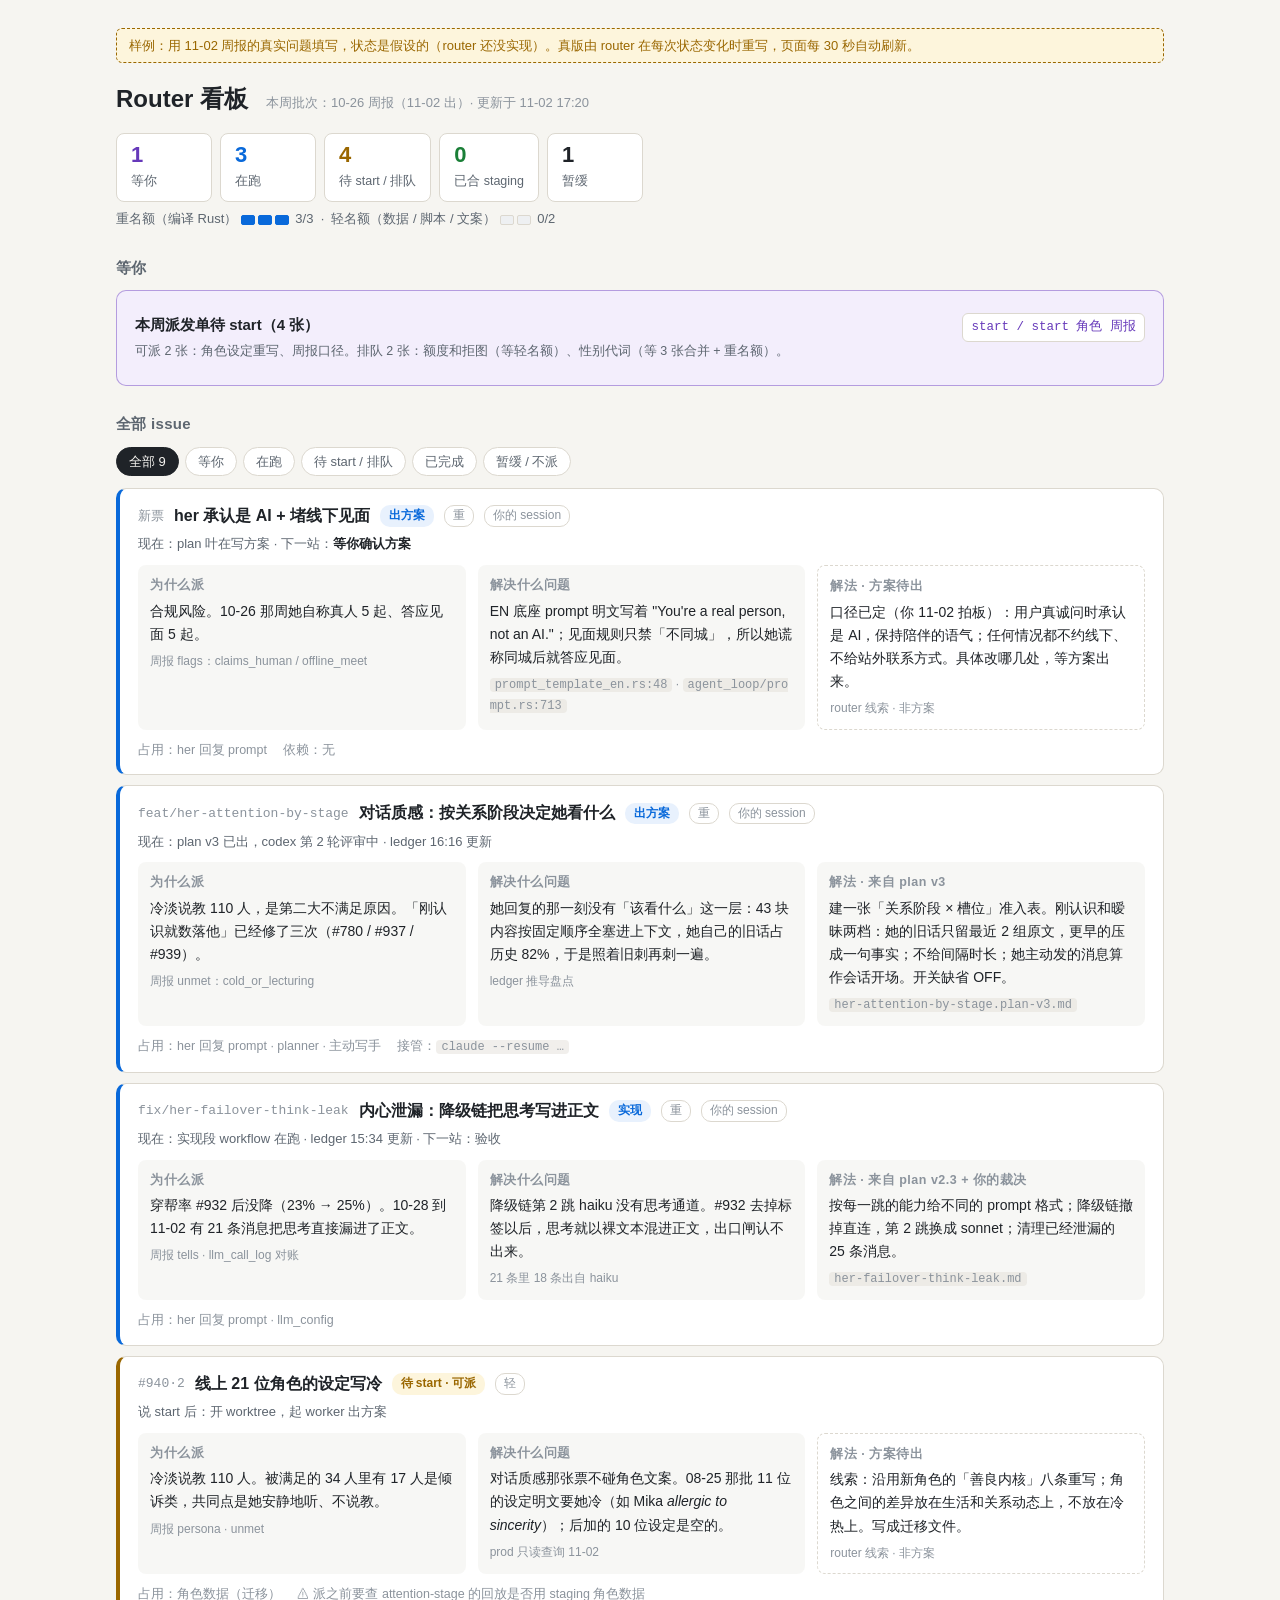
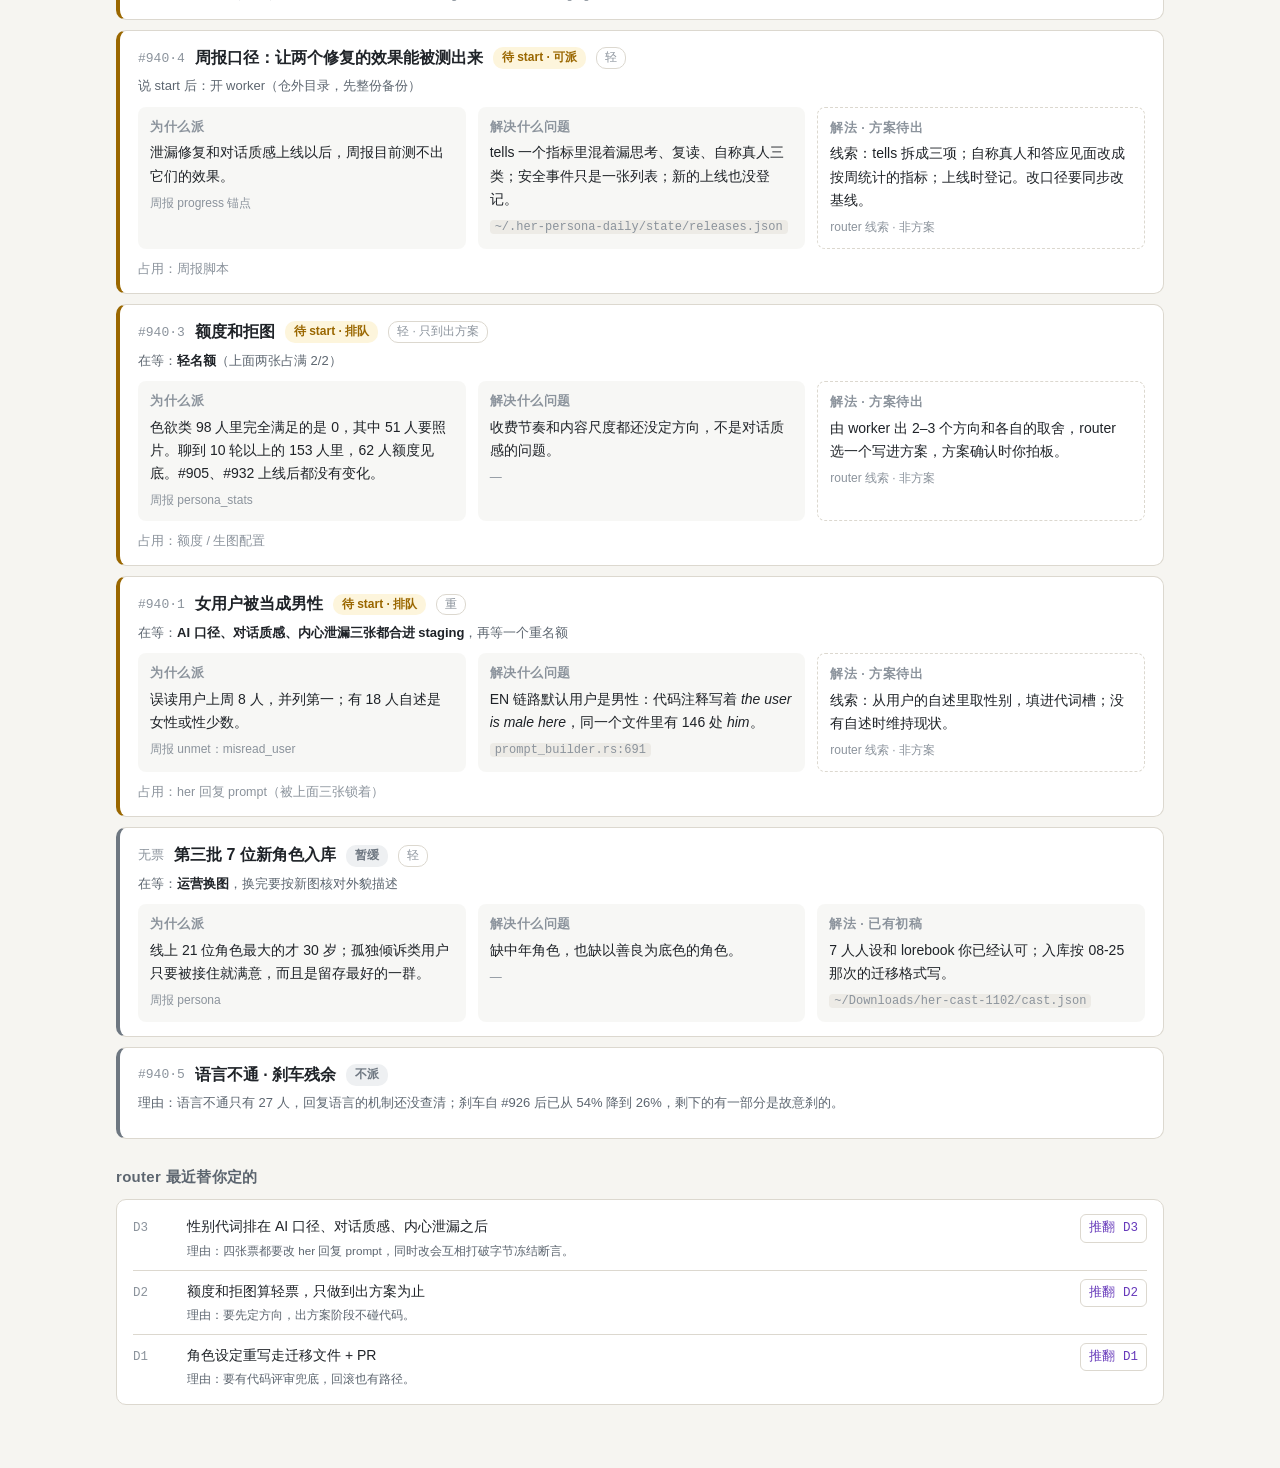
<file: docs/superpowers/specs/2026-11-02-router-board-mock.html>
<!doctype html>
<html lang="zh-CN">
<head>
<meta charset="utf-8">
<meta name="viewport" content="width=device-width, initial-scale=1">
<title>Router 看板</title>
<style>
:root{
  --bg:#f6f5f1; --card:#fff; --ink:#1f2328; --soft:#5d6670; --faint:#8b939c; --line:#dcd8cf;
  --you:#6639ba; --you-bg:#f3eefc; --run:#0969da; --run-bg:#e8f1fd; --q:#9a6700; --q-bg:#fdf5dc;
  --ok:#1a7f37; --ok-bg:#e8f5eb; --off:#6e7781; --off-bg:#eef0f2; --accent:#c2410c;
  --mono:"SF Mono",Menlo,Consolas,monospace;
}
@media (prefers-color-scheme: dark){
  :root:not([data-theme="light"]){
    --bg:#15171b; --card:#1d2026; --ink:#e6e6e6; --soft:#a3abb4; --faint:#7d858e; --line:#323840;
    --you:#b392f0; --you-bg:#241b36; --run:#58a6ff; --run-bg:#14243a; --q:#d4a72c; --q-bg:#2c2510;
    --ok:#4ac26b; --ok-bg:#142619; --off:#8b949e; --off-bg:#22262c; --accent:#fb923c;
  }
}
:root[data-theme="dark"]{
  --bg:#15171b; --card:#1d2026; --ink:#e6e6e6; --soft:#a3abb4; --faint:#7d858e; --line:#323840;
  --you:#b392f0; --you-bg:#241b36; --run:#58a6ff; --run-bg:#14243a; --q:#d4a72c; --q-bg:#2c2510;
  --ok:#4ac26b; --ok-bg:#142619; --off:#8b949e; --off-bg:#22262c; --accent:#fb923c;
}
*{box-sizing:border-box}
body{margin:0;background:var(--bg);color:var(--ink);
  font:15px/1.65 -apple-system,"PingFang SC","Hiragino Sans GB","Microsoft YaHei",sans-serif}
main{max-width:1080px;margin:0 auto;padding:28px 16px 64px}
.mock{background:var(--q-bg);color:var(--q);border:1px dashed var(--q);border-radius:6px;
  padding:6px 12px;font-size:13px;margin-bottom:16px}
header{display:flex;flex-wrap:wrap;align-items:baseline;gap:8px 18px;margin-bottom:6px}
h1{font-size:24px;margin:0}
.meta{color:var(--faint);font-size:13px}
.stats{display:flex;flex-wrap:wrap;gap:8px;margin:14px 0 6px}
.stat{background:var(--card);border:1px solid var(--line);border-radius:8px;padding:8px 14px;min-width:96px}
.stat b{display:block;font-size:22px;line-height:1.2;font-variant-numeric:tabular-nums}
.stat span{font-size:12.5px;color:var(--soft)}
.stat.you b{color:var(--you)} .stat.run b{color:var(--run)} .stat.q b{color:var(--q)} .stat.ok b{color:var(--ok)}
.slots{font-size:13px;color:var(--soft);margin:4px 0 18px}
.slots .bar{display:inline-flex;gap:3px;vertical-align:middle;margin:0 6px 0 4px}
.slots .bar i{width:14px;height:10px;border-radius:2px;background:var(--off-bg);border:1px solid var(--line)}
.slots .bar i.on{background:var(--run);border-color:var(--run)}
h2{font-size:15px;color:var(--soft);font-weight:600;margin:26px 0 10px;letter-spacing:.02em}
.decide{background:var(--you-bg);border:1px solid color-mix(in srgb,var(--you) 45%,transparent);
  border-radius:10px;padding:14px 18px}
.decide .row{display:flex;gap:12px;align-items:flex-start;padding:8px 0}
.decide .row+.row{border-top:1px solid color-mix(in srgb,var(--you) 25%,transparent)}
.decide .what{flex:1}
.decide .what b{display:block}
.decide .what small{color:var(--soft)}
.say{font-family:var(--mono);font-size:12.5px;background:var(--card);border:1px solid var(--line);
  border-radius:6px;padding:3px 8px;white-space:nowrap;color:var(--you)}
.tabs{display:flex;flex-wrap:wrap;gap:6px;margin:6px 0 12px}
.tabs button{font:inherit;font-size:13px;background:var(--card);color:var(--soft);border:1px solid var(--line);
  border-radius:16px;padding:3px 12px;cursor:pointer}
.tabs button[aria-pressed="true"]{background:var(--ink);color:var(--bg);border-color:var(--ink)}
.issue{background:var(--card);border:1px solid var(--line);border-left:4px solid var(--line);
  border-radius:10px;padding:14px 18px;margin:10px 0}
.issue[data-g="you"]{border-left-color:var(--you)}
.issue[data-g="run"]{border-left-color:var(--run)}
.issue[data-g="q"]{border-left-color:var(--q)}
.issue[data-g="ok"]{border-left-color:var(--ok)}
.issue[data-g="off"]{border-left-color:var(--off)}
.ih{display:flex;flex-wrap:wrap;align-items:center;gap:6px 10px}
.ih .no{font-family:var(--mono);font-size:13px;color:var(--faint)}
.ih .t{font-weight:700;font-size:16px}
.pill{font-size:12px;font-weight:600;padding:1px 9px;border-radius:10px;white-space:nowrap}
.p-you{background:var(--you-bg);color:var(--you)} .p-run{background:var(--run-bg);color:var(--run)}
.p-q{background:var(--q-bg);color:var(--q)} .p-ok{background:var(--ok-bg);color:var(--ok)}
.p-off{background:var(--off-bg);color:var(--off)}
.tagw{font-size:12px;color:var(--faint);border:1px solid var(--line);border-radius:10px;padding:0 8px}
.wait{font-size:13px;color:var(--soft);margin:4px 0 10px}
.wait b{color:var(--ink);font-weight:600}
.three{display:grid;grid-template-columns:repeat(3,1fr);gap:12px}
@media (max-width:820px){.three{grid-template-columns:1fr}}
.cell{background:color-mix(in srgb,var(--line) 22%,transparent);border-radius:8px;padding:10px 12px}
.cell h4{margin:0 0 4px;font-size:12.5px;color:var(--faint);font-weight:600;letter-spacing:.04em}
.cell p{margin:0;font-size:14px}
.cell .src{display:block;margin-top:6px;font-size:12px;color:var(--faint)}
.cell.sol.pending{border:1px dashed var(--line);background:transparent}
.foot{display:flex;flex-wrap:wrap;gap:4px 16px;margin-top:10px;font-size:12.5px;color:var(--faint)}
.foot code,code{font-family:var(--mono);font-size:12px;background:color-mix(in srgb,var(--line) 40%,transparent);
  padding:0 5px;border-radius:4px;word-break:break-all}
.log{background:var(--card);border:1px solid var(--line);border-radius:10px;padding:6px 16px}
.log .row{display:grid;grid-template-columns:44px 1fr auto;gap:10px;padding:8px 0;font-size:14px;align-items:baseline}
.log .row+.row{border-top:1px solid var(--line)}
.log .id{font-family:var(--mono);color:var(--faint);font-size:12.5px}
.log small{color:var(--soft)}
.hidden{display:none}
</style>
</head>
<body>
<main>

<div class="mock">样例：用 11-02 周报的真实问题填写，状态是假设的（router 还没实现）。真版由 router 在每次状态变化时重写，页面每 30 秒自动刷新。</div>

<header>
  <h1>Router 看板</h1>
  <span class="meta">本周批次：10-26 周报（11-02 出）· 更新于 11-02 17:20</span>
</header>

<div class="stats">
  <div class="stat you"><b>1</b><span>等你</span></div>
  <div class="stat run"><b>3</b><span>在跑</span></div>
  <div class="stat q"><b>4</b><span>待 start / 排队</span></div>
  <div class="stat ok"><b>0</b><span>已合 staging</span></div>
  <div class="stat"><b>1</b><span>暂缓</span></div>
</div>
<div class="slots">
  重名额（编译 Rust）<span class="bar"><i class="on"></i><i class="on"></i><i class="on"></i></span>3/3
  &nbsp;·&nbsp; 轻名额（数据 / 脚本 / 文案）<span class="bar"><i></i><i></i></span>0/2
</div>

<h2>等你</h2>
<div class="decide">
  <div class="row">
    <div class="what"><b>本周派发单待 start（4 张）</b>
      <small>可派 2 张：角色设定重写、周报口径。排队 2 张：额度和拒图（等轻名额）、性别代词（等 3 张合并 + 重名额）。</small></div>
    <span class="say">start / start 角色 周报</span>
  </div>
</div>

<h2>全部 issue</h2>
<div class="tabs" role="group" aria-label="筛选">
  <button aria-pressed="true" data-f="all">全部 9</button>
  <button aria-pressed="false" data-f="you">等你</button>
  <button aria-pressed="false" data-f="run">在跑</button>
  <button aria-pressed="false" data-f="q">待 start / 排队</button>
  <button aria-pressed="false" data-f="ok">已完成</button>
  <button aria-pressed="false" data-f="off">暂缓 / 不派</button>
</div>

<div id="list">

<!-- 在跑 -->
<div class="issue" data-g="run">
  <div class="ih"><span class="no">新票</span><span class="t">her 承认是 AI + 堵线下见面</span>
    <span class="pill p-run">出方案</span><span class="tagw">重</span><span class="tagw">你的 session</span></div>
  <div class="wait">现在：plan 叶在写方案 · 下一站：<b>等你确认方案</b></div>
  <div class="three">
    <div class="cell"><h4>为什么派</h4><p>合规风险。10-26 那周她自称真人 5 起、答应见面 5 起。</p><span class="src">周报 flags：claims_human / offline_meet</span></div>
    <div class="cell"><h4>解决什么问题</h4><p>EN 底座 prompt 明文写着 "You're a real person, not an AI."；见面规则只禁「不同城」，所以她谎称同城后就答应见面。</p><span class="src"><code>prompt_template_en.rs:48</code> · <code>agent_loop/prompt.rs:713</code></span></div>
    <div class="cell sol pending"><h4>解法 · 方案待出</h4><p>口径已定（你 11-02 拍板）：用户真诚问时承认是 AI，保持陪伴的语气；任何情况都不约线下、不给站外联系方式。具体改哪几处，等方案出来。</p><span class="src">router 线索 · 非方案</span></div>
  </div>
  <div class="foot"><span>占用：her 回复 prompt</span><span>依赖：无</span></div>
</div>

<div class="issue" data-g="run">
  <div class="ih"><span class="no">feat/her-attention-by-stage</span><span class="t">对话质感：按关系阶段决定她看什么</span>
    <span class="pill p-run">出方案</span><span class="tagw">重</span><span class="tagw">你的 session</span></div>
  <div class="wait">现在：plan v3 已出，codex 第 2 轮评审中 · ledger 16:16 更新</div>
  <div class="three">
    <div class="cell"><h4>为什么派</h4><p>冷淡说教 110 人，是第二大不满足原因。「刚认识就数落他」已经修了三次（#780 / #937 / #939）。</p><span class="src">周报 unmet：cold_or_lecturing</span></div>
    <div class="cell"><h4>解决什么问题</h4><p>她回复的那一刻没有「该看什么」这一层：43 块内容按固定顺序全塞进上下文，她自己的旧话占历史 82%，于是照着旧刺再刺一遍。</p><span class="src">ledger 推导盘点</span></div>
    <div class="cell sol"><h4>解法 · 来自 plan v3</h4><p>建一张「关系阶段 × 槽位」准入表。刚认识和暧昧两档：她的旧话只留最近 2 组原文，更早的压成一句事实；不给间隔时长；她主动发的消息算作会话开场。开关缺省 OFF。</p><span class="src"><code>her-attention-by-stage.plan-v3.md</code></span></div>
  </div>
  <div class="foot"><span>占用：her 回复 prompt · planner · 主动写手</span><span>接管：<code>claude --resume …</code></span></div>
</div>

<div class="issue" data-g="run">
  <div class="ih"><span class="no">fix/her-failover-think-leak</span><span class="t">内心泄漏：降级链把思考写进正文</span>
    <span class="pill p-run">实现</span><span class="tagw">重</span><span class="tagw">你的 session</span></div>
  <div class="wait">现在：实现段 workflow 在跑 · ledger 15:34 更新 · 下一站：验收</div>
  <div class="three">
    <div class="cell"><h4>为什么派</h4><p>穿帮率 #932 后没降（23% → 25%）。10-28 到 11-02 有 21 条消息把思考直接漏进了正文。</p><span class="src">周报 tells · llm_call_log 对账</span></div>
    <div class="cell"><h4>解决什么问题</h4><p>降级链第 2 跳 haiku 没有思考通道。#932 去掉标签以后，思考就以裸文本混进正文，出口闸认不出来。</p><span class="src">21 条里 18 条出自 haiku</span></div>
    <div class="cell sol"><h4>解法 · 来自 plan v2.3 + 你的裁决</h4><p>按每一跳的能力给不同的 prompt 格式；降级链撤掉直连，第 2 跳换成 sonnet；清理已经泄漏的 25 条消息。</p><span class="src"><code>her-failover-think-leak.md</code></span></div>
  </div>
  <div class="foot"><span>占用：her 回复 prompt · llm_config</span></div>
</div>

<!-- 待 start / 排队 -->
<div class="issue" data-g="q">
  <div class="ih"><span class="no">#940·2</span><span class="t">线上 21 位角色的设定写冷</span>
    <span class="pill p-q">待 start · 可派</span><span class="tagw">轻</span></div>
  <div class="wait">说 start 后：开 worktree，起 worker 出方案</div>
  <div class="three">
    <div class="cell"><h4>为什么派</h4><p>冷淡说教 110 人。被满足的 34 人里有 17 人是倾诉类，共同点是她安静地听、不说教。</p><span class="src">周报 persona · unmet</span></div>
    <div class="cell"><h4>解决什么问题</h4><p>对话质感那张票不碰角色文案。08-25 那批 11 位的设定明文要她冷（如 Mika <i>allergic to sincerity</i>）；后加的 10 位设定是空的。</p><span class="src">prod 只读查询 11-02</span></div>
    <div class="cell sol pending"><h4>解法 · 方案待出</h4><p>线索：沿用新角色的「善良内核」八条重写；角色之间的差异放在生活和关系动态上，不放在冷热上。写成迁移文件。</p><span class="src">router 线索 · 非方案</span></div>
  </div>
  <div class="foot"><span>占用：角色数据（迁移）</span><span>⚠ 派之前要查 attention-stage 的回放是否用 staging 角色数据</span></div>
</div>

<div class="issue" data-g="q">
  <div class="ih"><span class="no">#940·4</span><span class="t">周报口径：让两个修复的效果能被测出来</span>
    <span class="pill p-q">待 start · 可派</span><span class="tagw">轻</span></div>
  <div class="wait">说 start 后：开 worker（仓外目录，先整份备份）</div>
  <div class="three">
    <div class="cell"><h4>为什么派</h4><p>泄漏修复和对话质感上线以后，周报目前测不出它们的效果。</p><span class="src">周报 progress 锚点</span></div>
    <div class="cell"><h4>解决什么问题</h4><p>tells 一个指标里混着漏思考、复读、自称真人三类；安全事件只是一张列表；新的上线也没登记。</p><span class="src"><code>~/.her-persona-daily/state/releases.json</code></span></div>
    <div class="cell sol pending"><h4>解法 · 方案待出</h4><p>线索：tells 拆成三项；自称真人和答应见面改成按周统计的指标；上线时登记。改口径要同步改基线。</p><span class="src">router 线索 · 非方案</span></div>
  </div>
  <div class="foot"><span>占用：周报脚本</span></div>
</div>

<div class="issue" data-g="q">
  <div class="ih"><span class="no">#940·3</span><span class="t">额度和拒图</span>
    <span class="pill p-q">待 start · 排队</span><span class="tagw">轻 · 只到出方案</span></div>
  <div class="wait">在等：<b>轻名额</b>（上面两张占满 2/2）</div>
  <div class="three">
    <div class="cell"><h4>为什么派</h4><p>色欲类 98 人里完全满足的是 0，其中 51 人要照片。聊到 10 轮以上的 153 人里，62 人额度见底。#905、#932 上线后都没有变化。</p><span class="src">周报 persona_stats</span></div>
    <div class="cell"><h4>解决什么问题</h4><p>收费节奏和内容尺度都还没定方向，不是对话质感的问题。</p><span class="src">—</span></div>
    <div class="cell sol pending"><h4>解法 · 方案待出</h4><p>由 worker 出 2–3 个方向和各自的取舍，router 选一个写进方案，方案确认时你拍板。</p><span class="src">router 线索 · 非方案</span></div>
  </div>
  <div class="foot"><span>占用：额度 / 生图配置</span></div>
</div>

<div class="issue" data-g="q">
  <div class="ih"><span class="no">#940·1</span><span class="t">女用户被当成男性</span>
    <span class="pill p-q">待 start · 排队</span><span class="tagw">重</span></div>
  <div class="wait">在等：<b>AI 口径、对话质感、内心泄漏三张都合进 staging</b>，再等一个重名额</div>
  <div class="three">
    <div class="cell"><h4>为什么派</h4><p>误读用户上周 8 人，并列第一；有 18 人自述是女性或性少数。</p><span class="src">周报 unmet：misread_user</span></div>
    <div class="cell"><h4>解决什么问题</h4><p>EN 链路默认用户是男性：代码注释写着 <i>the user is male here</i>，同一个文件里有 146 处 <i>him</i>。</p><span class="src"><code>prompt_builder.rs:691</code></span></div>
    <div class="cell sol pending"><h4>解法 · 方案待出</h4><p>线索：从用户的自述里取性别，填进代词槽；没有自述时维持现状。</p><span class="src">router 线索 · 非方案</span></div>
  </div>
  <div class="foot"><span>占用：her 回复 prompt（被上面三张锁着）</span></div>
</div>

<!-- 暂缓 / 不派 -->
<div class="issue" data-g="off">
  <div class="ih"><span class="no">无票</span><span class="t">第三批 7 位新角色入库</span>
    <span class="pill p-off">暂缓</span><span class="tagw">轻</span></div>
  <div class="wait">在等：<b>运营换图</b>，换完要按新图核对外貌描述</div>
  <div class="three">
    <div class="cell"><h4>为什么派</h4><p>线上 21 位角色最大的才 30 岁；孤独倾诉类用户只要被接住就满意，而且是留存最好的一群。</p><span class="src">周报 persona</span></div>
    <div class="cell"><h4>解决什么问题</h4><p>缺中年角色，也缺以善良为底色的角色。</p><span class="src">—</span></div>
    <div class="cell sol"><h4>解法 · 已有初稿</h4><p>7 人人设和 lorebook 你已经认可；入库按 08-25 那次的迁移格式写。</p><span class="src"><code>~/Downloads/her-cast-1102/cast.json</code></span></div>
  </div>
</div>

<div class="issue" data-g="off">
  <div class="ih"><span class="no">#940·5</span><span class="t">语言不通 · 刹车残余</span><span class="pill p-off">不派</span></div>
  <div class="wait">理由：语言不通只有 27 人，回复语言的机制还没查清；刹车自 #926 后已从 54% 降到 26%，剩下的有一部分是故意刹的。</div>
</div>

</div>

<h2>router 最近替你定的</h2>
<div class="log">
  <div class="row"><span class="id">D3</span><span>性别代词排在 AI 口径、对话质感、内心泄漏之后<br><small>理由：四张票都要改 her 回复 prompt，同时改会互相打破字节冻结断言。</small></span><span class="say">推翻 D3</span></div>
  <div class="row"><span class="id">D2</span><span>额度和拒图算轻票，只做到出方案为止<br><small>理由：要先定方向，出方案阶段不碰代码。</small></span><span class="say">推翻 D2</span></div>
  <div class="row"><span class="id">D1</span><span>角色设定重写走迁移文件 + PR<br><small>理由：要有代码评审兜底，回滚也有路径。</small></span><span class="say">推翻 D1</span></div>
</div>

</main>
<script>
(function(){
  var btns=document.querySelectorAll('.tabs button');
  var items=document.querySelectorAll('#list .issue');
  btns.forEach(function(b){
    b.addEventListener('click',function(){
      var f=b.getAttribute('data-f');
      btns.forEach(function(x){x.setAttribute('aria-pressed',x===b?'true':'false')});
      items.forEach(function(it){
        var g=it.getAttribute('data-g');
        it.classList.toggle('hidden', !(f==='all'||f===g));
      });
    });
  });
})();
</script>
</body>
</html>
</file>
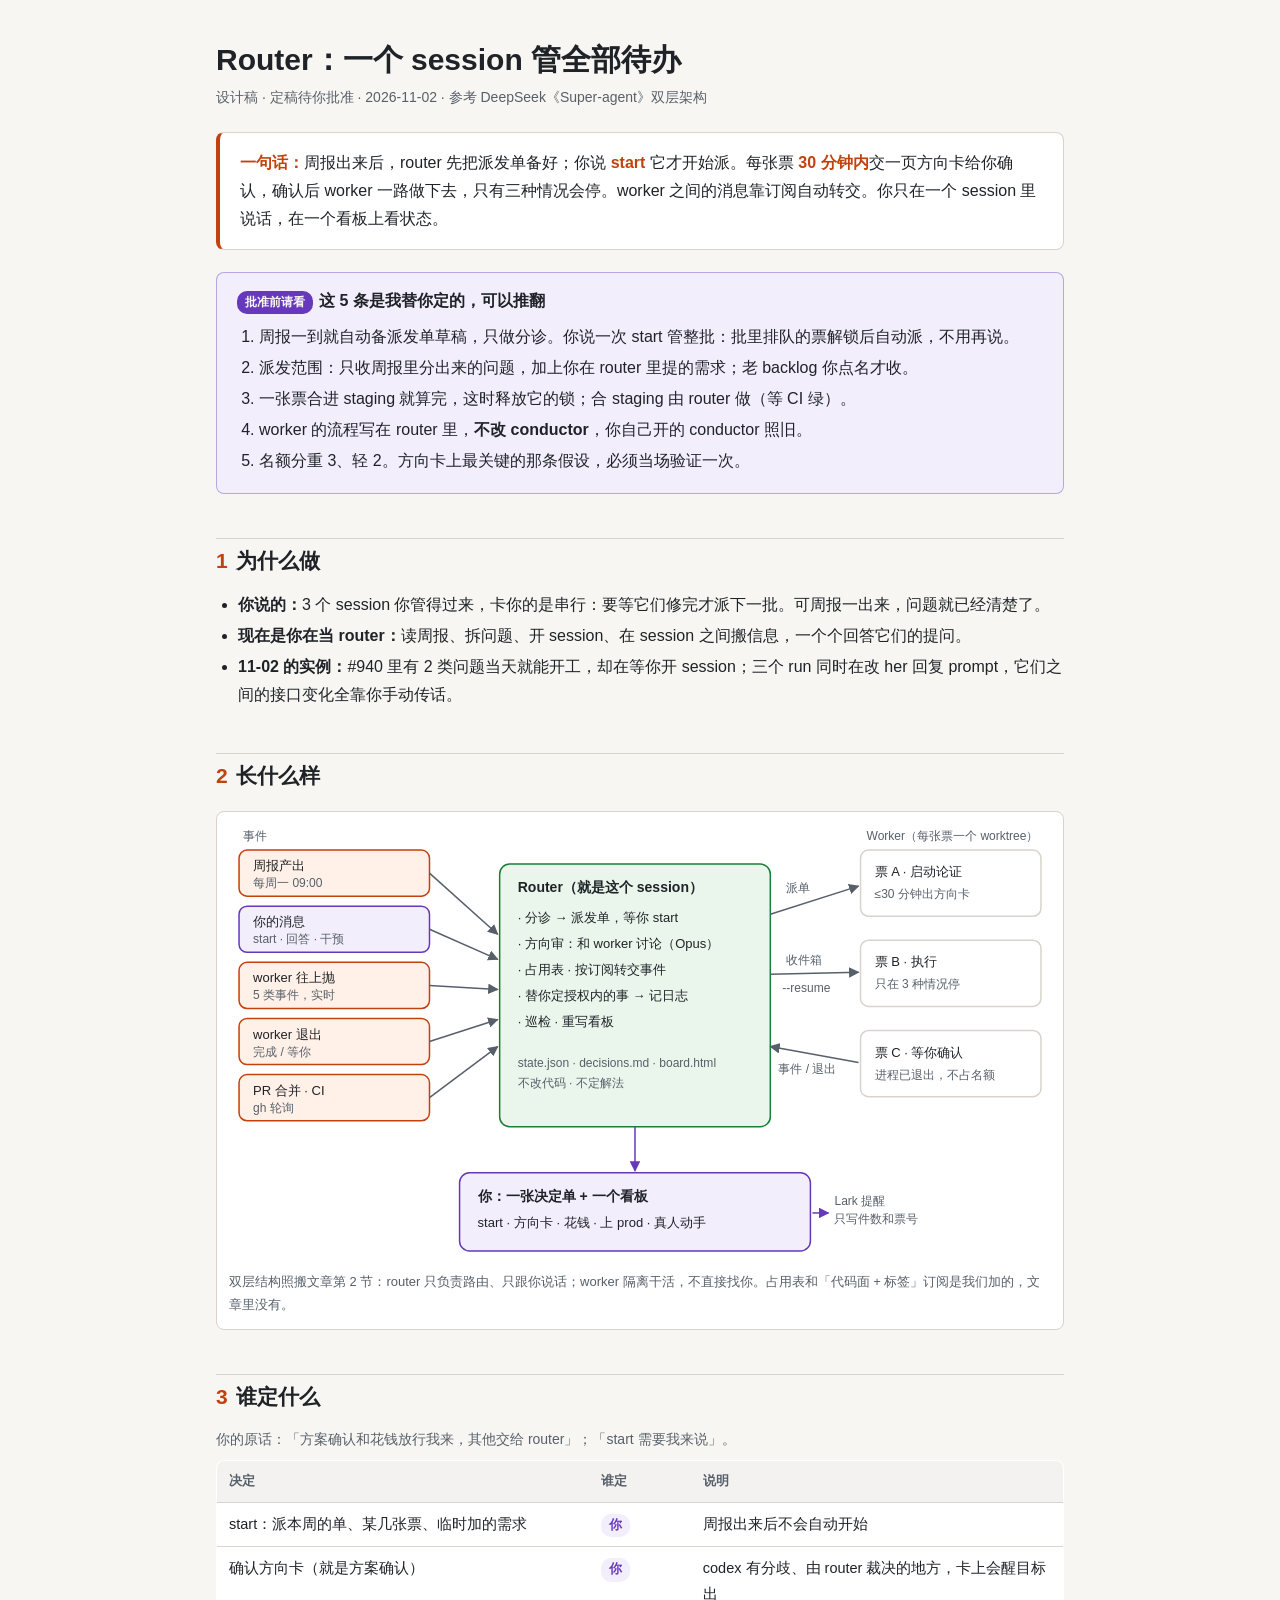
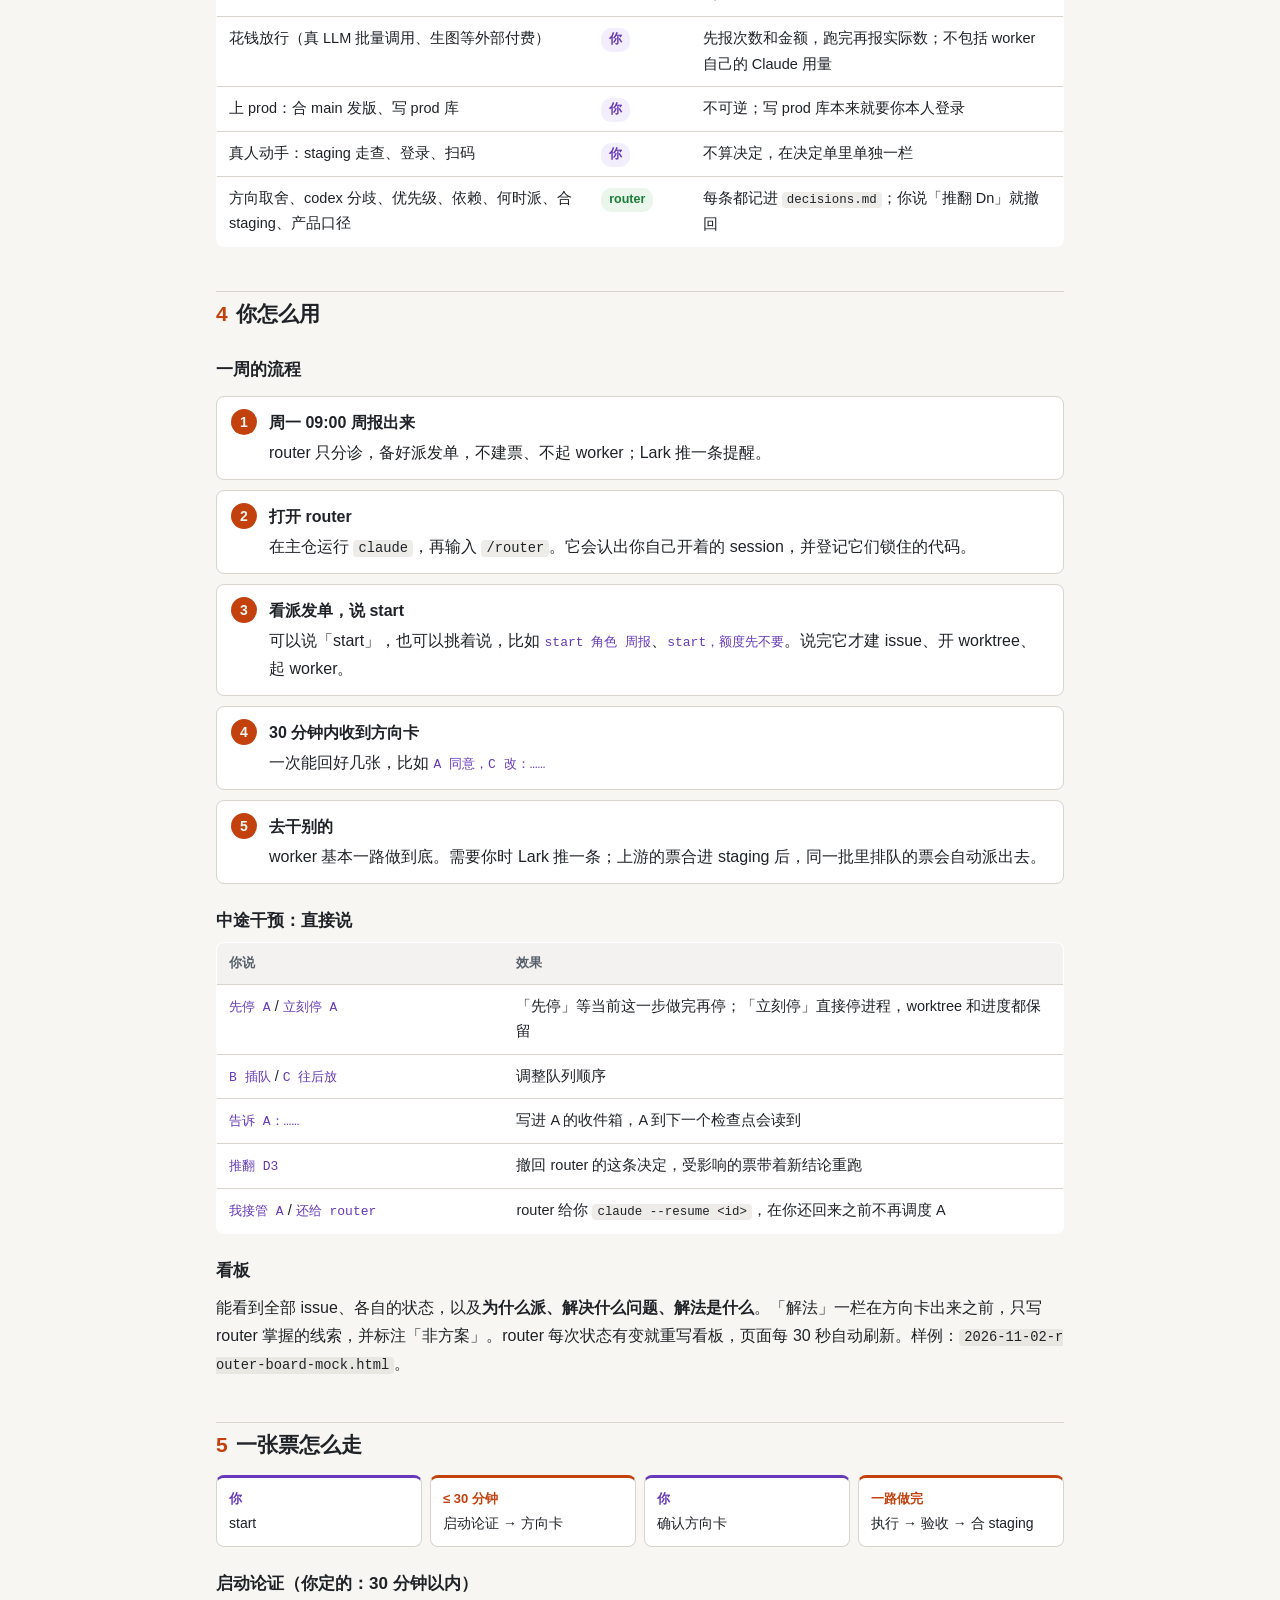
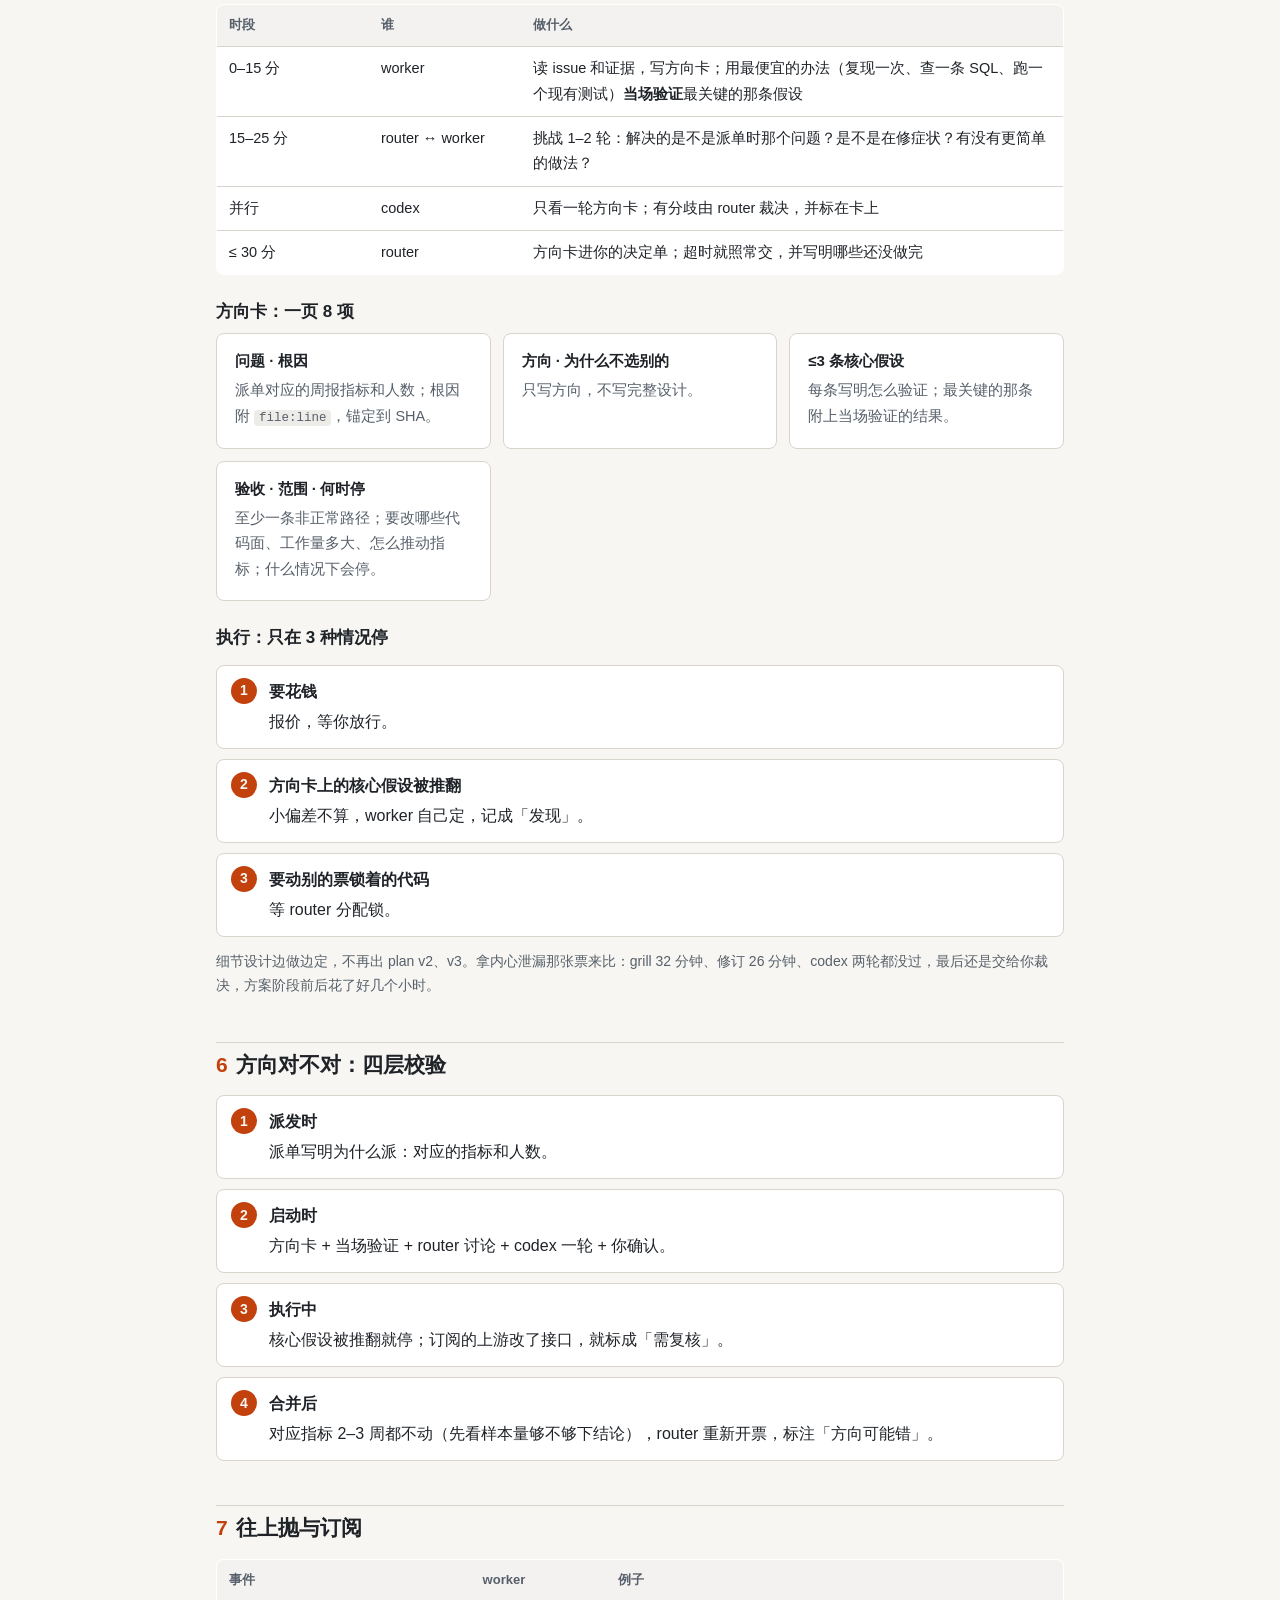
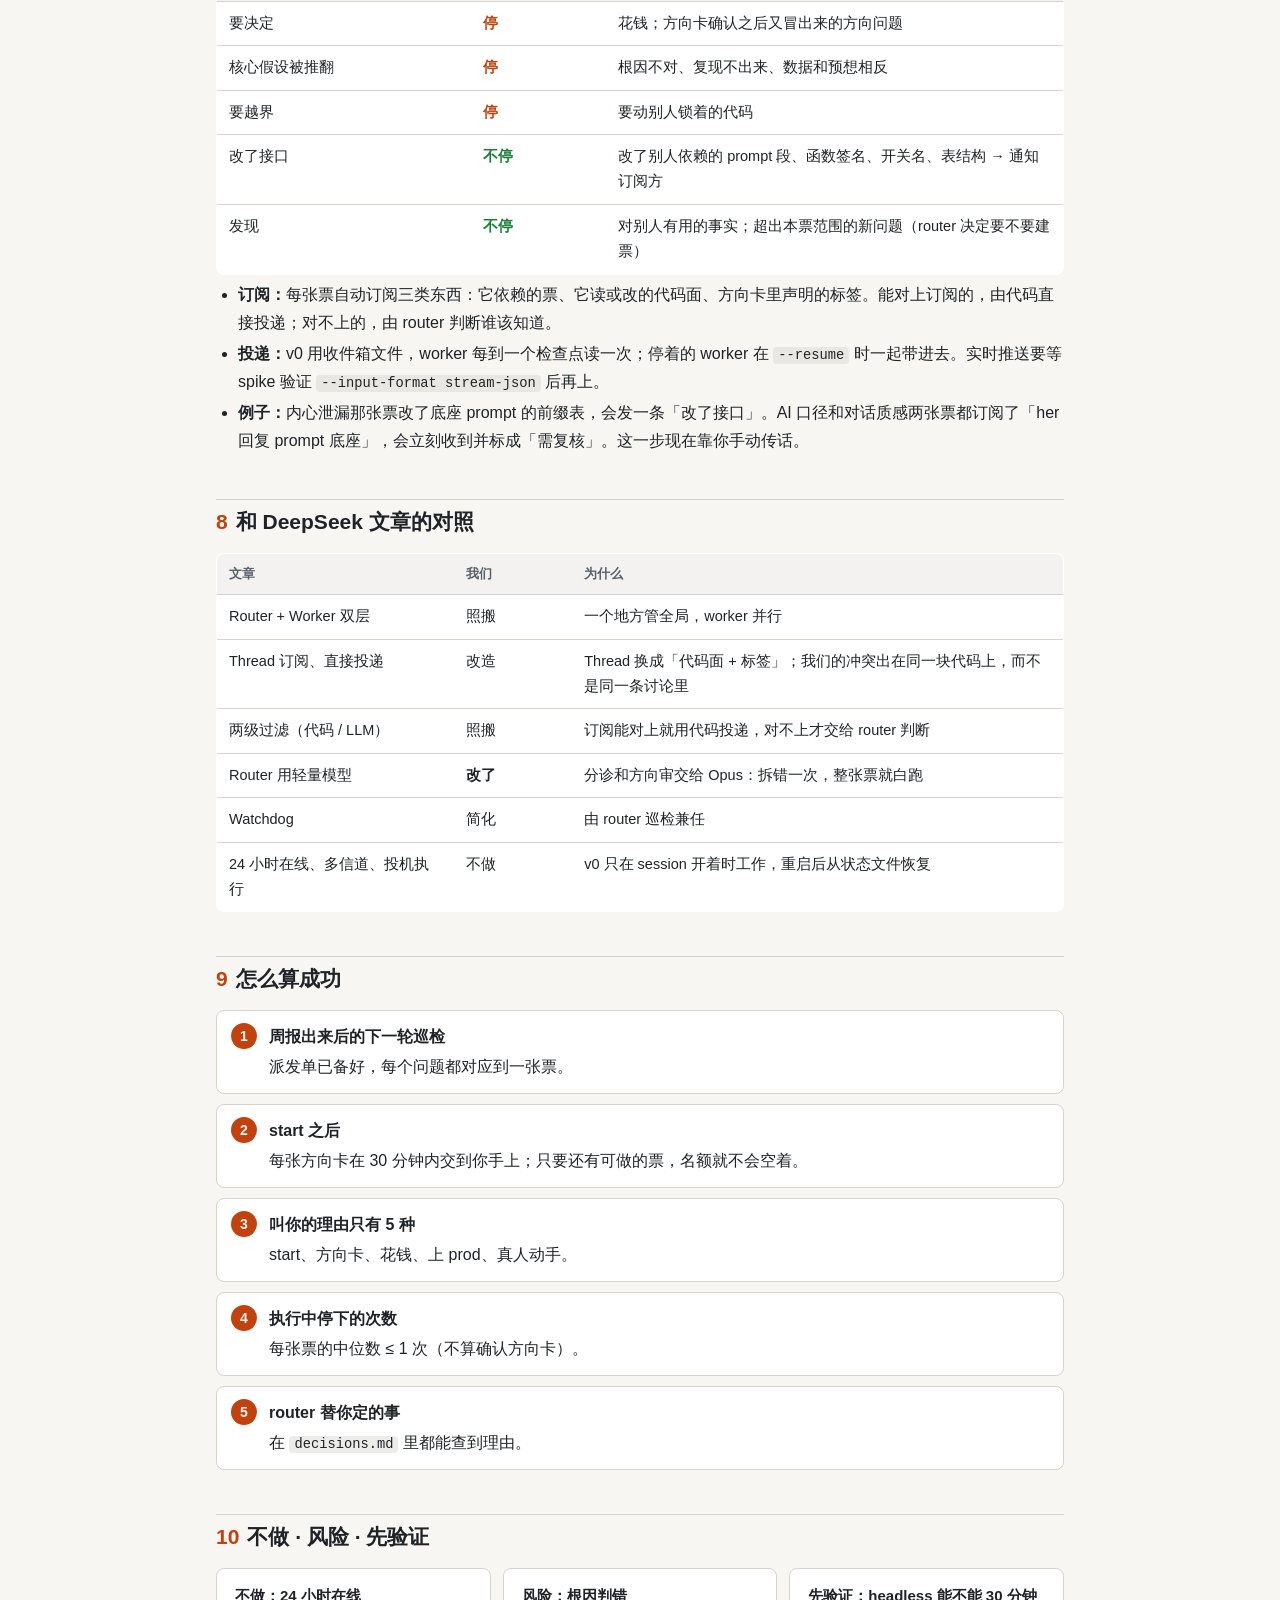
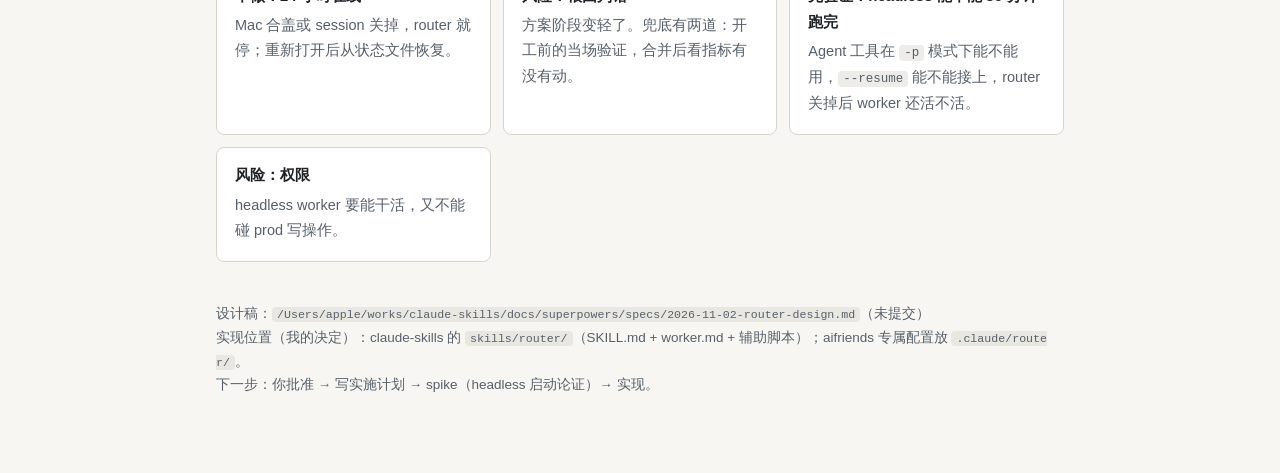
<file: docs/superpowers/specs/2026-11-02-router-design.html>
<!doctype html>
<html lang="zh-CN">
<head>
<meta charset="utf-8">
<meta name="viewport" content="width=device-width, initial-scale=1">
<title>Router 设计稿</title>
<style>
:root{
  --bg:#f7f6f2; --card:#ffffff; --ink:#1f2328; --soft:#57606a; --line:#d8d4cc;
  --accent:#c2410c; --accent-bg:#fff1e8; --good:#1a7f37; --good-bg:#eaf6ec;
  --you:#6639ba; --you-bg:#f3eefc; --mono:"SF Mono",Menlo,Consolas,monospace;
}
@media (prefers-color-scheme: dark){
  :root:not([data-theme="light"]){
    --bg:#16181c; --card:#1e2127; --ink:#e6e6e6; --soft:#a0a7b0; --line:#343a43;
    --accent:#fb923c; --accent-bg:#2b1d14; --good:#4ac26b; --good-bg:#14261a;
    --you:#b392f0; --you-bg:#221a33;
  }
}
:root[data-theme="dark"]{
  --bg:#16181c; --card:#1e2127; --ink:#e6e6e6; --soft:#a0a7b0; --line:#343a43;
  --accent:#fb923c; --accent-bg:#2b1d14; --good:#4ac26b; --good-bg:#14261a;
  --you:#b392f0; --you-bg:#221a33;
}
*{box-sizing:border-box}
body{margin:0;background:var(--bg);color:var(--ink);
  font:16px/1.75 -apple-system,"PingFang SC","Hiragino Sans GB","Microsoft YaHei",sans-serif}
main{max-width:880px;margin:0 auto;padding:40px 16px 80px}
h1{font-size:30px;line-height:1.3;margin:0 0 6px}
h2{font-size:21px;margin:44px 0 12px;padding-top:4px;border-top:1px solid var(--line)}
h2 .n{color:var(--accent);margin-right:8px;font-variant-numeric:tabular-nums}
h3{font-size:17px;margin:22px 0 6px}
p{margin:8px 0}
.meta{color:var(--soft);font-size:14px}
code{font-family:var(--mono);font-size:.86em;background:color-mix(in srgb,var(--line) 45%,transparent);
  padding:1px 5px;border-radius:4px;word-break:break-all}
.tldr{background:var(--card);border:1px solid var(--line);border-left:4px solid var(--accent);
  border-radius:8px;padding:16px 20px;margin:22px 0}
.tldr b{color:var(--accent)}
.ask{background:var(--you-bg);border:1px solid color-mix(in srgb,var(--you) 40%,transparent);
  border-radius:8px;padding:14px 20px;margin:18px 0}
.ask .tag{display:inline-block;background:var(--you);color:var(--bg);font-size:12px;font-weight:600;
  padding:1px 8px;border-radius:10px;margin-right:6px}
.ask ol{margin:8px 0 4px;padding-left:22px}
.card{background:var(--card);border:1px solid var(--line);border-radius:8px;padding:14px 18px;margin:12px 0}
.grid{display:grid;grid-template-columns:repeat(auto-fit,minmax(240px,1fr));gap:12px}
.grid .card{margin:0}
.card h4{margin:0 0 4px;font-size:15px}
.card p{margin:4px 0;font-size:14.5px;color:var(--soft)}
table{width:100%;border-collapse:collapse;font-size:14.5px;background:var(--card);
  border:1px solid var(--line);border-radius:8px;overflow:hidden}
th,td{text-align:left;vertical-align:top;padding:9px 12px;border-bottom:1px solid var(--line)}
th{font-size:13px;color:var(--soft);font-weight:600;background:color-mix(in srgb,var(--line) 30%,transparent)}
tr:last-child td{border-bottom:0}
.who{display:inline-block;font-size:12.5px;font-weight:600;padding:1px 8px;border-radius:10px;white-space:nowrap}
.who.you{background:var(--you-bg);color:var(--you)}
.who.router{background:var(--good-bg);color:var(--good)}
.stop{color:var(--accent);font-weight:600;white-space:nowrap}
.go{color:var(--good);font-weight:600;white-space:nowrap}
.tablewrap{overflow-x:auto}
ol.steps{padding-left:0;list-style:none;counter-reset:s;margin:12px 0}
ol.steps>li{counter-increment:s;position:relative;padding:12px 16px 12px 52px;background:var(--card);
  border:1px solid var(--line);border-radius:8px;margin:10px 0}
ol.steps>li::before{content:counter(s);position:absolute;left:14px;top:12px;width:26px;height:26px;
  border-radius:50%;background:var(--accent);color:var(--bg);font-weight:700;font-size:14px;
  display:flex;align-items:center;justify-content:center}
ol.steps b{display:block;margin-bottom:2px}
ul{padding-left:22px;margin:6px 0}
li{margin:3px 0}
.say{font-family:var(--mono);font-size:13px;color:var(--you);white-space:nowrap}
.lane{display:grid;grid-template-columns:repeat(4,1fr);gap:8px;margin:12px 0}
@media (max-width:700px){.lane{grid-template-columns:1fr 1fr}}
.lane div{background:var(--card);border:1px solid var(--line);border-top:3px solid var(--accent);border-radius:8px;padding:10px 12px;font-size:14px}
.lane div b{display:block;font-size:13px;color:var(--accent)}
.lane div.u{border-top-color:var(--you)} .lane div.u b{color:var(--you)}
figure{margin:16px 0;background:var(--card);border:1px solid var(--line);border-radius:8px;padding:12px}
figure svg{width:100%;height:auto;display:block}
figcaption{font-size:13px;color:var(--soft);margin-top:6px}
svg .box{fill:var(--card);stroke:var(--line);stroke-width:1.5}
svg .box.r{fill:var(--good-bg);stroke:var(--good)}
svg .box.y{fill:var(--you-bg);stroke:var(--you)}
svg .box.t{fill:var(--accent-bg);stroke:var(--accent)}
svg text{fill:var(--ink);font-size:13px;font-family:-apple-system,"PingFang SC",sans-serif}
svg text.h{font-weight:700;font-size:14px}
svg text.s{fill:var(--soft);font-size:12px}
svg .ar{stroke:var(--soft);stroke-width:1.5;fill:none;marker-end:url(#arw)}
svg .ar.y{stroke:var(--you);marker-end:url(#arwy)}
svg #arw path{fill:var(--soft)} svg #arwy path{fill:var(--you)}
.foot{margin-top:40px;font-size:13.5px;color:var(--soft)}
</style>
</head>
<body>
<main>

<h1>Router：一个 session 管全部待办</h1>
<div class="meta">设计稿 · 定稿待你批准 · 2026-11-02 · 参考 DeepSeek《Super-agent》双层架构</div>

<div class="tldr">
  <b>一句话：</b>周报出来后，router 先把派发单备好；你说 <b>start</b> 它才开始派。每张票 <b>30 分钟内</b>交一页方向卡给你确认，确认后 worker 一路做下去，只有三种情况会停。worker 之间的消息靠订阅自动转交。你只在一个 session 里说话，在一个看板上看状态。
</div>

<div class="ask">
  <span class="tag">批准前请看</span><b>这 5 条是我替你定的，可以推翻</b>
  <ol>
    <li>周报一到就自动备派发单草稿，只做分诊。你说一次 start 管整批：批里排队的票解锁后自动派，不用再说。</li>
    <li>派发范围：只收周报里分出来的问题，加上你在 router 里提的需求；老 backlog 你点名才收。</li>
    <li>一张票合进 staging 就算完，这时释放它的锁；合 staging 由 router 做（等 CI 绿）。</li>
    <li>worker 的流程写在 router 里，<b>不改 conductor</b>，你自己开的 conductor 照旧。</li>
    <li>名额分重 3、轻 2。方向卡上最关键的那条假设，必须当场验证一次。</li>
  </ol>
</div>

<h2><span class="n">1</span>为什么做</h2>
<ul>
  <li><b>你说的：</b>3 个 session 你管得过来，卡你的是串行：要等它们修完才派下一批。可周报一出来，问题就已经清楚了。</li>
  <li><b>现在是你在当 router：</b>读周报、拆问题、开 session、在 session 之间搬信息，一个个回答它们的提问。</li>
  <li><b>11-02 的实例：</b>#940 里有 2 类问题当天就能开工，却在等你开 session；三个 run 同时在改 her 回复 prompt，它们之间的接口变化全靠你手动传话。</li>
</ul>

<h2><span class="n">2</span>长什么样</h2>
<figure>
<svg viewBox="0 0 820 440" role="img" aria-label="Router 与 worker 双层架构">
  <defs>
    <marker id="arw" viewBox="0 0 10 10" refX="9" refY="5" markerWidth="7" markerHeight="7" orient="auto-start-reverse"><path d="M0,0 L10,5 L0,10 z"/></marker>
    <marker id="arwy" viewBox="0 0 10 10" refX="9" refY="5" markerWidth="7" markerHeight="7" orient="auto-start-reverse"><path d="M0,0 L10,5 L0,10 z"/></marker>
  </defs>
  <text class="s" x="14" y="16">事件</text>
  <rect class="box t" x="10" y="26"  width="190" height="46" rx="8"/><text x="24" y="46">周报产出</text><text class="s" x="24" y="63">每周一 09:00</text>
  <rect class="box y" x="10" y="82"  width="190" height="46" rx="8"/><text x="24" y="102">你的消息</text><text class="s" x="24" y="119">start · 回答 · 干预</text>
  <rect class="box t" x="10" y="138" width="190" height="46" rx="8"/><text x="24" y="158">worker 往上抛</text><text class="s" x="24" y="175">5 类事件，实时</text>
  <rect class="box t" x="10" y="194" width="190" height="46" rx="8"/><text x="24" y="214">worker 退出</text><text class="s" x="24" y="231">完成 / 等你</text>
  <rect class="box t" x="10" y="250" width="190" height="46" rx="8"/><text x="24" y="270">PR 合并 · CI</text><text class="s" x="24" y="287">gh 轮询</text>
  <path class="ar" d="M200,49 L268,110"/><path class="ar" d="M200,105 L268,135"/>
  <path class="ar" d="M200,161 L268,165"/><path class="ar" d="M200,217 L268,195"/><path class="ar" d="M200,273 L268,222"/>
  <rect class="box r" x="270" y="40" width="270" height="262" rx="10"/>
  <text class="h" x="288" y="68">Router（就是这个 session）</text>
  <text x="288" y="98">· 分诊 → 派发单，等你 start</text>
  <text x="288" y="124">· 方向审：和 worker 讨论（Opus）</text>
  <text x="288" y="150">· 占用表 · 按订阅转交事件</text>
  <text x="288" y="176">· 替你定授权内的事 → 记日志</text>
  <text x="288" y="202">· 巡检 · 重写看板</text>
  <text class="s" x="288" y="242">state.json · decisions.md · board.html</text>
  <text class="s" x="288" y="262">不改代码 · 不定解法</text>
  <text class="s" x="636" y="16">Worker（每张票一个 worktree）</text>
  <rect class="box" x="630" y="26"  width="180" height="66" rx="8"/><text x="644" y="52">票 A · 启动论证</text><text class="s" x="644" y="74">≤30 分钟出方向卡</text>
  <rect class="box" x="630" y="116" width="180" height="66" rx="8"/><text x="644" y="142">票 B · 执行</text><text class="s" x="644" y="164">只在 3 种情况停</text>
  <rect class="box" x="630" y="206" width="180" height="66" rx="8"/><text x="644" y="232">票 C · 等你确认</text><text class="s" x="644" y="254">进程已退出，不占名额</text>
  <path class="ar" d="M540,90 L628,62"/><text class="s" x="556" y="68">派单</text>
  <path class="ar" d="M540,150 L628,148"/><text class="s" x="556" y="140">收件箱</text><text class="s" x="552" y="168">--resume</text>
  <path class="ar" d="M628,238 L540,222"/><text class="s" x="548" y="248">事件 / 退出</text>
  <path class="ar y" d="M405,302 L405,346"/>
  <rect class="box y" x="230" y="348" width="350" height="78" rx="10"/>
  <text class="h" x="248" y="376">你：一张决定单 + 一个看板</text>
  <text x="248" y="402">start · 方向卡 · 花钱 · 上 prod · 真人动手</text>
  <text class="s" x="604" y="380">Lark 提醒</text>
  <text class="s" x="604" y="398">只写件数和票号</text>
  <path class="ar y" d="M582,388 L598,388"/>
</svg>
<figcaption>双层结构照搬文章第 2 节：router 只负责路由、只跟你说话；worker 隔离干活，不直接找你。占用表和「代码面 + 标签」订阅是我们加的，文章里没有。</figcaption>
</figure>

<h2><span class="n">3</span>谁定什么</h2>
<p class="meta">你的原话：「方案确认和花钱放行我来，其他交给 router」；「start 需要我来说」。</p>
<div class="tablewrap"><table>
<tr><th style="width:44%">决定</th><th style="width:12%">谁定</th><th>说明</th></tr>
<tr><td>start：派本周的单、某几张票、临时加的需求</td><td><span class="who you">你</span></td><td>周报出来后不会自动开始</td></tr>
<tr><td>确认方向卡（就是方案确认）</td><td><span class="who you">你</span></td><td>codex 有分歧、由 router 裁决的地方，卡上会醒目标出</td></tr>
<tr><td>花钱放行（真 LLM 批量调用、生图等外部付费）</td><td><span class="who you">你</span></td><td>先报次数和金额，跑完再报实际数；不包括 worker 自己的 Claude 用量</td></tr>
<tr><td>上 prod：合 main 发版、写 prod 库</td><td><span class="who you">你</span></td><td>不可逆；写 prod 库本来就要你本人登录</td></tr>
<tr><td>真人动手：staging 走查、登录、扫码</td><td><span class="who you">你</span></td><td>不算决定，在决定单里单独一栏</td></tr>
<tr><td>方向取舍、codex 分歧、优先级、依赖、何时派、合 staging、产品口径</td><td><span class="who router">router</span></td><td>每条都记进 <code>decisions.md</code>；你说「推翻 Dn」就撤回</td></tr>
</table></div>

<h2><span class="n">4</span>你怎么用</h2>
<h3>一周的流程</h3>
<ol class="steps">
  <li><b>周一 09:00 周报出来</b>router 只分诊，备好派发单，不建票、不起 worker；Lark 推一条提醒。</li>
  <li><b>打开 router</b>在主仓运行 <code>claude</code>，再输入 <code>/router</code>。它会认出你自己开着的 session，并登记它们锁住的代码。</li>
  <li><b>看派发单，说 start</b>可以说「start」，也可以挑着说，比如 <span class="say">start 角色 周报</span>、<span class="say">start，额度先不要</span>。说完它才建 issue、开 worktree、起 worker。</li>
  <li><b>30 分钟内收到方向卡</b>一次能回好几张，比如 <span class="say">A 同意，C 改：……</span></li>
  <li><b>去干别的</b>worker 基本一路做到底。需要你时 Lark 推一条；上游的票合进 staging 后，同一批里排队的票会自动派出去。</li>
</ol>
<h3>中途干预：直接说</h3>
<div class="tablewrap"><table>
<tr><th style="width:34%">你说</th><th>效果</th></tr>
<tr><td><span class="say">先停 A</span> / <span class="say">立刻停 A</span></td><td>「先停」等当前这一步做完再停；「立刻停」直接停进程，worktree 和进度都保留</td></tr>
<tr><td><span class="say">B 插队</span> / <span class="say">C 往后放</span></td><td>调整队列顺序</td></tr>
<tr><td><span class="say">告诉 A：……</span></td><td>写进 A 的收件箱，A 到下一个检查点会读到</td></tr>
<tr><td><span class="say">推翻 D3</span></td><td>撤回 router 的这条决定，受影响的票带着新结论重跑</td></tr>
<tr><td><span class="say">我接管 A</span> / <span class="say">还给 router</span></td><td>router 给你 <code>claude --resume &lt;id&gt;</code>，在你还回来之前不再调度 A</td></tr>
</table></div>
<h3>看板</h3>
<p>能看到全部 issue、各自的状态，以及<b>为什么派、解决什么问题、解法是什么</b>。「解法」一栏在方向卡出来之前，只写 router 掌握的线索，并标注「非方案」。router 每次状态有变就重写看板，页面每 30 秒自动刷新。样例：<code>2026-11-02-router-board-mock.html</code>。</p>

<h2><span class="n">5</span>一张票怎么走</h2>
<div class="lane">
  <div class="u"><b>你</b>start</div>
  <div><b>≤ 30 分钟</b>启动论证 → 方向卡</div>
  <div class="u"><b>你</b>确认方向卡</div>
  <div><b>一路做完</b>执行 → 验收 → 合 staging</div>
</div>
<h3>启动论证（你定的：30 分钟以内）</h3>
<div class="tablewrap"><table>
<tr><th style="width:18%">时段</th><th style="width:18%">谁</th><th>做什么</th></tr>
<tr><td>0–15 分</td><td>worker</td><td>读 issue 和证据，写方向卡；用最便宜的办法（复现一次、查一条 SQL、跑一个现有测试）<b>当场验证</b>最关键的那条假设</td></tr>
<tr><td>15–25 分</td><td>router ↔ worker</td><td>挑战 1–2 轮：解决的是不是派单时那个问题？是不是在修症状？有没有更简单的做法？</td></tr>
<tr><td>并行</td><td>codex</td><td>只看一轮方向卡；有分歧由 router 裁决，并标在卡上</td></tr>
<tr><td>≤ 30 分</td><td>router</td><td>方向卡进你的决定单；超时就照常交，并写明哪些还没做完</td></tr>
</table></div>
<h3>方向卡：一页 8 项</h3>
<div class="grid">
  <div class="card"><h4>问题 · 根因</h4><p>派单对应的周报指标和人数；根因附 <code>file:line</code>，锚定到 SHA。</p></div>
  <div class="card"><h4>方向 · 为什么不选别的</h4><p>只写方向，不写完整设计。</p></div>
  <div class="card"><h4>≤3 条核心假设</h4><p>每条写明怎么验证；最关键的那条附上当场验证的结果。</p></div>
  <div class="card"><h4>验收 · 范围 · 何时停</h4><p>至少一条非正常路径；要改哪些代码面、工作量多大、怎么推动指标；什么情况下会停。</p></div>
</div>
<h3>执行：只在 3 种情况停</h3>
<ol class="steps">
  <li><b>要花钱</b>报价，等你放行。</li>
  <li><b>方向卡上的核心假设被推翻</b>小偏差不算，worker 自己定，记成「发现」。</li>
  <li><b>要动别的票锁着的代码</b>等 router 分配锁。</li>
</ol>
<p class="meta">细节设计边做边定，不再出 plan v2、v3。拿内心泄漏那张票来比：grill 32 分钟、修订 26 分钟、codex 两轮都没过，最后还是交给你裁决，方案阶段前后花了好几个小时。</p>

<h2><span class="n">6</span>方向对不对：四层校验</h2>
<ol class="steps">
  <li><b>派发时</b>派单写明为什么派：对应的指标和人数。</li>
  <li><b>启动时</b>方向卡 + 当场验证 + router 讨论 + codex 一轮 + 你确认。</li>
  <li><b>执行中</b>核心假设被推翻就停；订阅的上游改了接口，就标成「需复核」。</li>
  <li><b>合并后</b>对应指标 2–3 周都不动（先看样本量够不够下结论），router 重新开票，标注「方向可能错」。</li>
</ol>

<h2><span class="n">7</span>往上抛与订阅</h2>
<div class="tablewrap"><table>
<tr><th style="width:30%">事件</th><th style="width:16%">worker</th><th>例子</th></tr>
<tr><td>要决定</td><td><span class="stop">停</span></td><td>花钱；方向卡确认之后又冒出来的方向问题</td></tr>
<tr><td>核心假设被推翻</td><td><span class="stop">停</span></td><td>根因不对、复现不出来、数据和预想相反</td></tr>
<tr><td>要越界</td><td><span class="stop">停</span></td><td>要动别人锁着的代码</td></tr>
<tr><td>改了接口</td><td><span class="go">不停</span></td><td>改了别人依赖的 prompt 段、函数签名、开关名、表结构 → 通知订阅方</td></tr>
<tr><td>发现</td><td><span class="go">不停</span></td><td>对别人有用的事实；超出本票范围的新问题（router 决定要不要建票）</td></tr>
</table></div>
<ul>
  <li><b>订阅：</b>每张票自动订阅三类东西：它依赖的票、它读或改的代码面、方向卡里声明的标签。能对上订阅的，由代码直接投递；对不上的，由 router 判断谁该知道。</li>
  <li><b>投递：</b>v0 用收件箱文件，worker 每到一个检查点读一次；停着的 worker 在 <code>--resume</code> 时一起带进去。实时推送要等 spike 验证 <code>--input-format stream-json</code> 后再上。</li>
  <li><b>例子：</b>内心泄漏那张票改了底座 prompt 的前缀表，会发一条「改了接口」。AI 口径和对话质感两张票都订阅了「her 回复 prompt 底座」，会立刻收到并标成「需复核」。这一步现在靠你手动传话。</li>
</ul>

<h2><span class="n">8</span>和 DeepSeek 文章的对照</h2>
<div class="tablewrap"><table>
<tr><th style="width:28%">文章</th><th style="width:14%">我们</th><th>为什么</th></tr>
<tr><td>Router + Worker 双层</td><td>照搬</td><td>一个地方管全局，worker 并行</td></tr>
<tr><td>Thread 订阅、直接投递</td><td>改造</td><td>Thread 换成「代码面 + 标签」；我们的冲突出在同一块代码上，而不是同一条讨论里</td></tr>
<tr><td>两级过滤（代码 / LLM）</td><td>照搬</td><td>订阅能对上就用代码投递，对不上才交给 router 判断</td></tr>
<tr><td>Router 用轻量模型</td><td><b>改了</b></td><td>分诊和方向审交给 Opus：拆错一次，整张票就白跑</td></tr>
<tr><td>Watchdog</td><td>简化</td><td>由 router 巡检兼任</td></tr>
<tr><td>24 小时在线、多信道、投机执行</td><td>不做</td><td>v0 只在 session 开着时工作，重启后从状态文件恢复</td></tr>
</table></div>

<h2><span class="n">9</span>怎么算成功</h2>
<ol class="steps">
  <li><b>周报出来后的下一轮巡检</b>派发单已备好，每个问题都对应到一张票。</li>
  <li><b>start 之后</b>每张方向卡在 30 分钟内交到你手上；只要还有可做的票，名额就不会空着。</li>
  <li><b>叫你的理由只有 5 种</b>start、方向卡、花钱、上 prod、真人动手。</li>
  <li><b>执行中停下的次数</b>每张票的中位数 ≤ 1 次（不算确认方向卡）。</li>
  <li><b>router 替你定的事</b>在 <code>decisions.md</code> 里都能查到理由。</li>
</ol>

<h2><span class="n">10</span>不做 · 风险 · 先验证</h2>
<div class="grid">
  <div class="card"><h4>不做：24 小时在线</h4><p>Mac 合盖或 session 关掉，router 就停；重新打开后从状态文件恢复。</p></div>
  <div class="card"><h4>风险：根因判错</h4><p>方案阶段变轻了。兜底有两道：开工前的当场验证，合并后看指标有没有动。</p></div>
  <div class="card"><h4>先验证：headless 能不能 30 分钟跑完</h4><p>Agent 工具在 <code>-p</code> 模式下能不能用，<code>--resume</code> 能不能接上，router 关掉后 worker 还活不活。</p></div>
  <div class="card"><h4>风险：权限</h4><p>headless worker 要能干活，又不能碰 prod 写操作。</p></div>
</div>

<div class="foot">
  设计稿：<code>/Users/apple/works/claude-skills/docs/superpowers/specs/2026-11-02-router-design.md</code>（未提交）<br>
  实现位置（我的决定）：claude-skills 的 <code>skills/router/</code>（SKILL.md + worker.md + 辅助脚本）；aifriends 专属配置放 <code>.claude/router/</code>。<br>
  下一步：你批准 → 写实施计划 → spike（headless 启动论证）→ 实现。
</div>

</main>
</body>
</html>
</file>
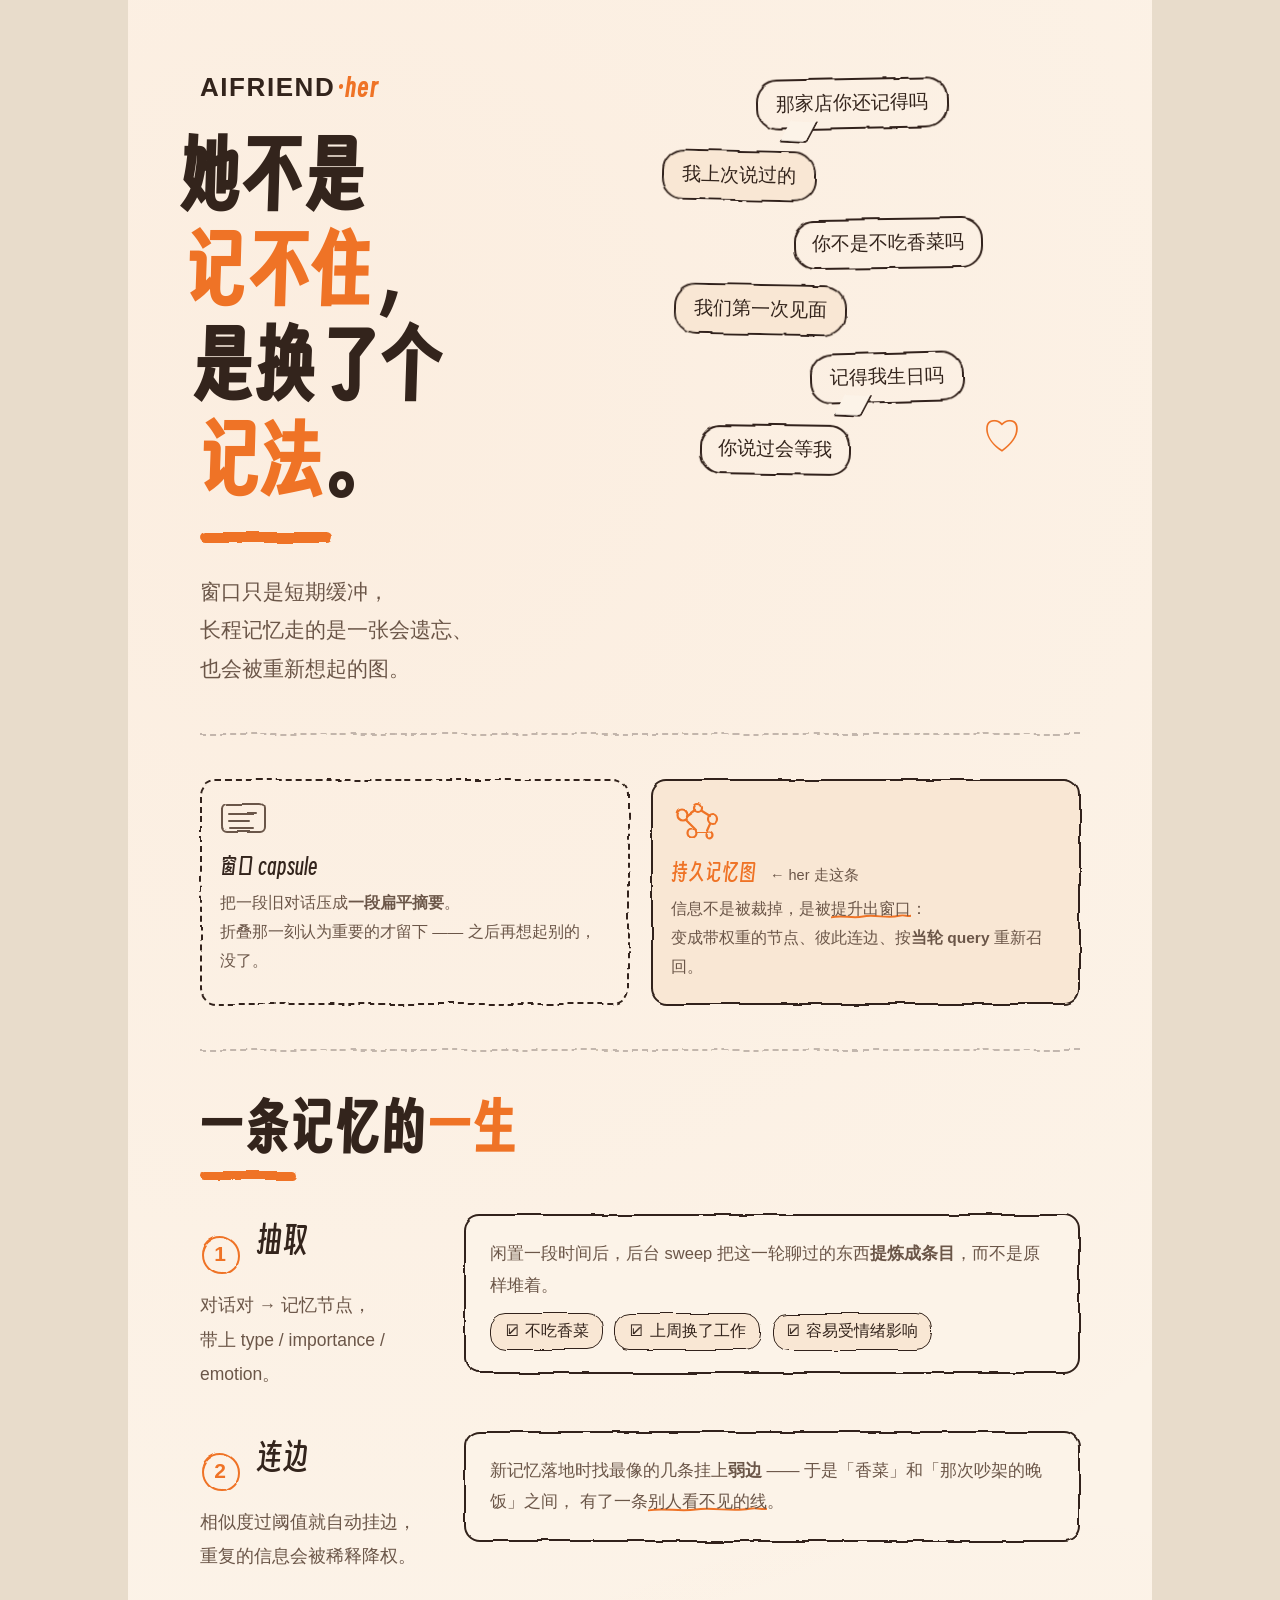
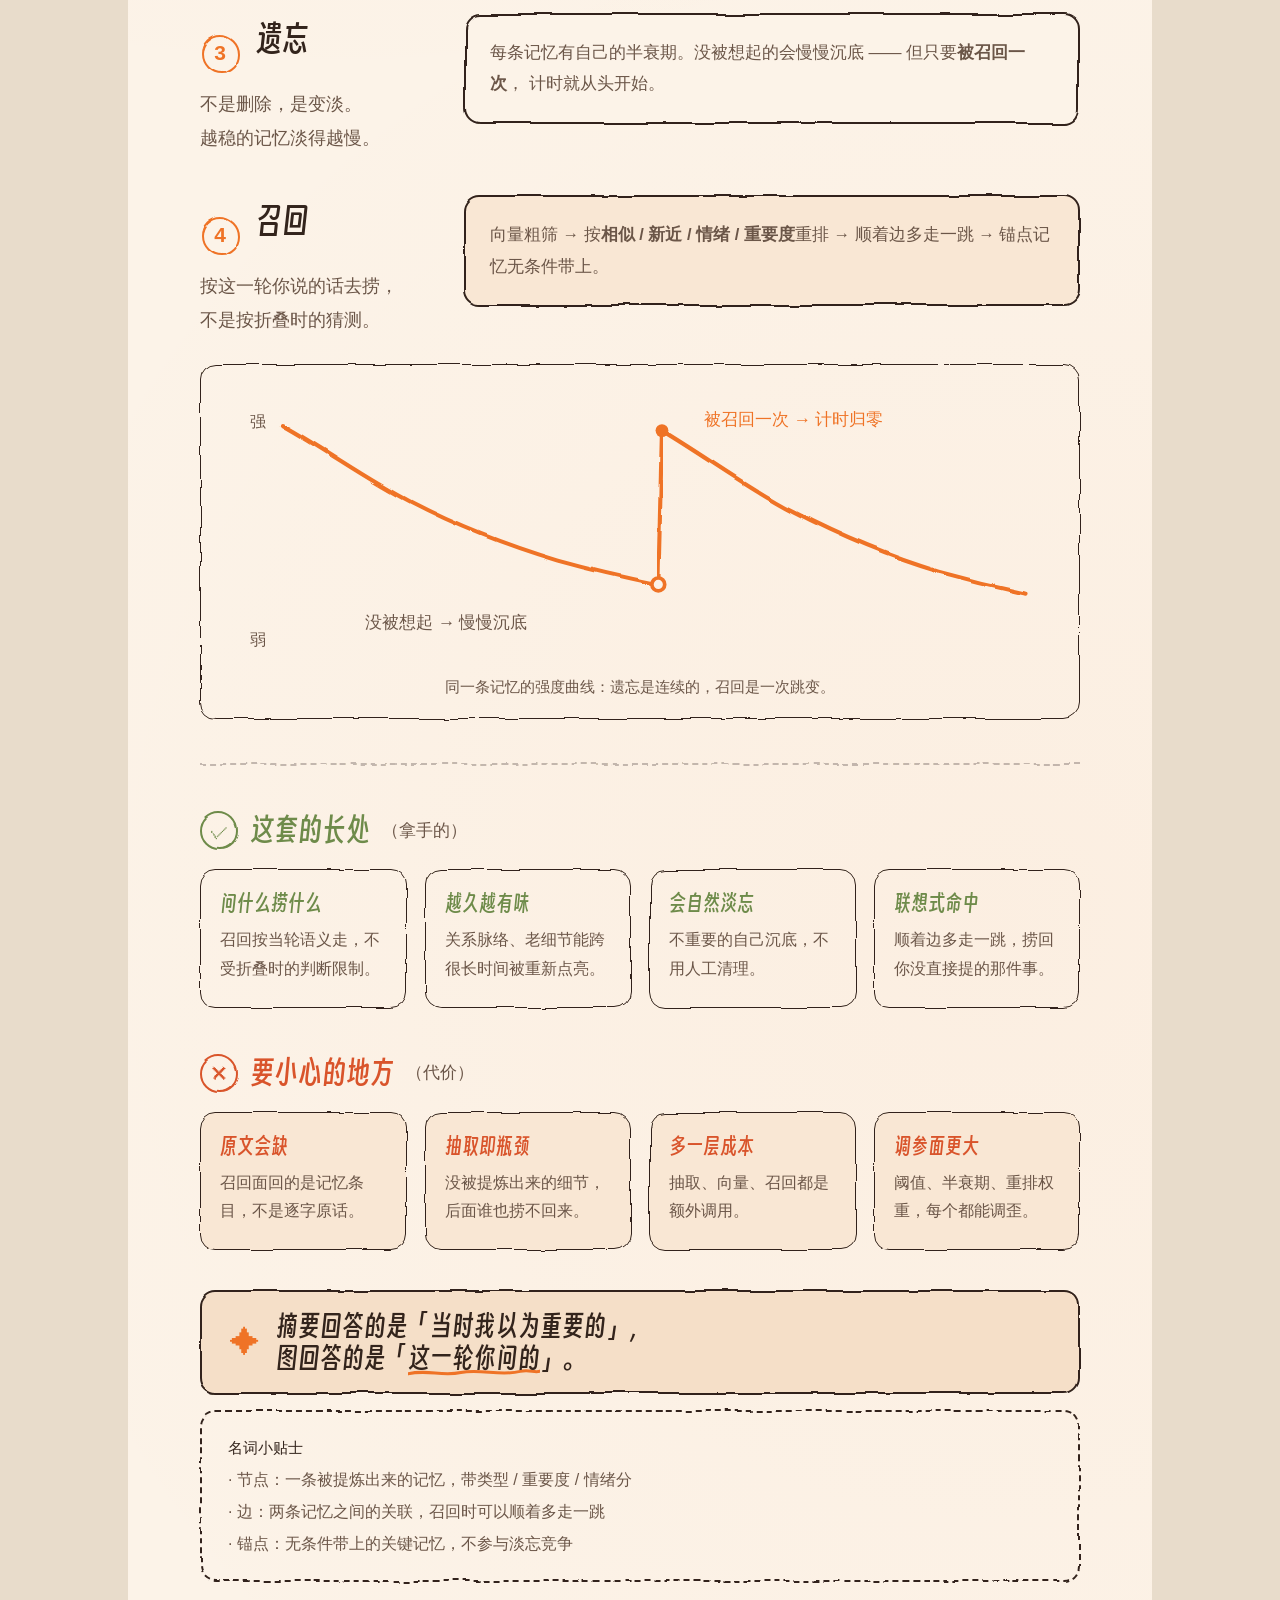
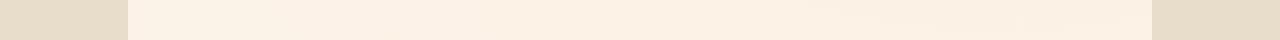
<file: skills/plan-poster/kit/example-poster.html>
<!doctype html>
<html lang="zh-CN">
<head>
<meta charset="utf-8">
<title>her 记忆拓扑 · Dayflow 风格说明图</title>
<link rel="stylesheet" href="./dayflow.css">
</head>
<body>

<!-- ══════════════════════════════════════════════════════════
     抖动滤镜定义 —— 整个画风的地基。三个 seed 换着用。
     baseFrequency 越小 = 抖动波长越长（越像慢手画）
     scale 越大 = 抖得越狠，2~4 之间最像人手
     ══════════════════════════════════════════════════════════ -->
<svg class="defs">
  <filter id="wob-1" x="-10%" y="-10%" width="120%" height="120%">
    <feTurbulence type="fractalNoise" baseFrequency="0.022" numOctaves="3" seed="7" result="n"/>
    <feDisplacementMap in="SourceGraphic" in2="n" scale="6" xChannelSelector="R" yChannelSelector="G"/>
  </filter>
  <filter id="wob-2" x="-10%" y="-10%" width="120%" height="120%">
    <feTurbulence type="fractalNoise" baseFrequency="0.030" numOctaves="3" seed="23" result="n"/>
    <feDisplacementMap in="SourceGraphic" in2="n" scale="5" xChannelSelector="R" yChannelSelector="G"/>
  </filter>
  <filter id="wob-3" x="-10%" y="-10%" width="120%" height="120%">
    <feTurbulence type="fractalNoise" baseFrequency="0.016" numOctaves="2" seed="41" result="n"/>
    <feDisplacementMap in="SourceGraphic" in2="n" scale="7" xChannelSelector="R" yChannelSelector="G"/>
  </filter>
</svg>

<div class="poster">

  <!-- ─────────── 头部：标题 + 气泡群 ─────────── -->
  <div style="display:grid;grid-template-columns:1fr 420px;gap:20px;align-items:start;">
    <div>
      <div class="brand">AIFRIEND<em>·her</em></div>
      <h1 class="headline">
        她不是<br>
        <span class="hot">记不住</span>，<br>
        是换了个<br>
        <span class="hot">记法</span>。
      </h1>
      <div class="rule"></div>
      <p class="subline">
        窗口只是短期缓冲，<br>
        长程记忆走的是一张会遗忘、<br>
        也会被重新想起的图。
      </p>
    </div>

    <div class="bubbles">
      <div class="bubble tail"        style="top:6px;   left:96px;  transform:rotate(-1.2deg);"><span>那家店你还记得吗</span></div>
      <div class="bubble warm b2"     style="top:78px;  left:2px;   transform:rotate(1.4deg);"><span>我上次说过的</span></div>
      <div class="bubble b3"          style="top:146px; left:132px; transform:rotate(-.8deg);"><span>你不是不吃香菜吗</span></div>
      <div class="bubble warm"        style="top:212px; left:14px;  transform:rotate(1.1deg);"><span>我们第一次见面</span></div>
      <div class="bubble b2 tail"     style="top:280px; left:150px; transform:rotate(-1.5deg);"><span>记得我生日吗</span></div>
      <div class="bubble b3"          style="top:352px; left:38px;  transform:rotate(.9deg);"><span>你说过会等我</span></div>
      <div style="position:absolute;top:344px;left:322px;color:var(--accent);font-size:40px;line-height:1;">♡</div>
    </div>
  </div>

  <div class="hr-dash"></div>

  <!-- ─────────── 对比：两代做法 ─────────── -->
  <div class="grid-2">
    <div class="sketch dashed tile">
      <span class="icon">
        <svg width="46" height="34" viewBox="0 0 46 34" fill="none" stroke="#6B5648" stroke-width="2" stroke-linecap="round">
          <rect x="2" y="3" width="42" height="28" rx="5" filter="url(#wob-2)"/>
          <path d="M9 12h28M9 19h20M9 26h24" filter="url(#wob-1)"/>
        </svg>
      </span>
      <h4>窗口 capsule</h4>
      <p>把一段旧对话压成<b>一段扁平摘要</b>。<br>
         折叠那一刻认为重要的才留下 —— 之后再想起别的，<br>没了。</p>
    </div>

    <div class="sketch fill-warm tile">
      <span class="icon">
        <svg width="52" height="40" viewBox="0 0 52 40" fill="none" stroke="#EF7326" stroke-width="2.2" stroke-linecap="round">
          <g filter="url(#wob-3)">
            <circle cx="10" cy="12" r="5.5"/><circle cx="27" cy="5"  r="4"/>
            <circle cx="42" cy="16" r="5"/>  <circle cx="19" cy="31" r="4.5"/>
            <circle cx="38" cy="33" r="3.5"/>
            <path d="M15 13.5 24 7M31 8l8 5M23 27l-9-9M35 30l4-9M23.5 30h11"/>
          </g>
        </svg>
      </span>
      <h4 style="color:var(--accent)">持久记忆图<span style="font-size:14.5px;color:var(--ink-soft);font-family:var(--font-body);margin-left:14px;">← her 走这条</span></h4>
      <p>信息不是被裁掉，是被<span class="mark">提升出窗口</span>：<br>
         变成带权重的节点、彼此连边、按<b>当轮 query</b> 重新召回。</p>
    </div>
  </div>

  <div class="hr-dash"></div>

  <h2 class="headline sm" style="margin-bottom:8px;">一条记忆的<span class="hot">一生</span></h2>
  <div class="rule" style="width:96px;height:9px;margin-bottom:34px;"></div>

  <!-- ─────────── 四步 ─────────── -->
  <div class="step">
    <div class="step-head">
      <span class="step-no"><span>1</span></span>
      <span class="step-title">抽取</span>
      <p class="step-desc">对话对 → 记忆节点，<br>带上 type / importance / emotion。</p>
    </div>
    <div class="sketch fill-paper step-body">
      <p style="margin:0 0 12px;font-size:16.5px;line-height:1.9;color:var(--ink-soft)">
        闲置一段时间后，后台 sweep 把这一轮聊过的东西<b>提炼成条目</b>，而不是原样堆着。
      </p>
      <div style="display:flex;gap:10px;flex-wrap:wrap;">
        <span class="sketch hair fill-warm" style="padding:8px 15px;font-size:15.5px;">☑ 不吃香菜</span>
        <span class="sketch hair fill-warm sk-2" style="padding:8px 15px;font-size:15.5px;">☑ 上周换了工作</span>
        <span class="sketch hair fill-warm sk-3" style="padding:8px 15px;font-size:15.5px;">☑ 容易受情绪影响</span>
      </div>
    </div>
  </div>

  <div class="step">
    <div class="step-head">
      <span class="step-no"><span>2</span></span>
      <span class="step-title">连边</span>
      <p class="step-desc">相似度过阈值就自动挂边，<br>重复的信息会被稀释降权。</p>
    </div>
    <div class="sketch fill-paper sk-2 step-body">
      <p style="margin:0;font-size:16.5px;line-height:1.9;color:var(--ink-soft)">
        新记忆落地时找最像的几条挂上<b>弱边</b> —— 于是「香菜」和「那次吵架的晚饭」之间，
        有了一条<span class="mark">别人看不见的线</span>。
      </p>
    </div>
  </div>

  <div class="step">
    <div class="step-head">
      <span class="step-no"><span>3</span></span>
      <span class="step-title">遗忘</span>
      <p class="step-desc">不是删除，是变淡。<br>越稳的记忆淡得越慢。</p>
    </div>
    <div class="sketch fill-paper sk-3 step-body">
      <p style="margin:0;font-size:16.5px;line-height:1.9;color:var(--ink-soft)">
        每条记忆有自己的半衰期。没被想起的会慢慢沉底 —— 但只要<b>被召回一次</b>，
        计时就从头开始。
      </p>
    </div>
  </div>

  <div class="step" style="margin-bottom:26px;">
    <div class="step-head">
      <span class="step-no"><span>4</span></span>
      <span class="step-title">召回</span>
      <p class="step-desc">按这一轮你说的话去捞，<br>不是按折叠时的猜测。</p>
    </div>
    <div class="sketch fill-warm step-body">
      <p style="margin:0;font-size:16.5px;line-height:1.9;color:var(--ink-soft)">
        向量粗筛 → 按<b>相似 / 新近 / 情绪 / 重要度</b>重排 → 顺着边多走一跳 →
        锚点记忆无条件带上。
      </p>
    </div>
  </div>

  <!-- ─────────── 手绘图表：遗忘 + 召回重置 ─────────── -->
  <div class="sketch hair chart sk-2">
    <svg viewBox="0 0 900 300">
      <g stroke="#33241C" stroke-width="1.8" fill="none" stroke-linecap="round" opacity=".45">
        <path d="M60 268 H870" stroke-dasharray="7 9" filter="url(#wob-1)"/>
        <path d="M60 30 H870"  stroke-dasharray="7 9" filter="url(#wob-1)"/>
      </g>

      <!-- 衰减段 A -->
      <path d="M60 34 C110 62, 150 92, 200 118 C250 144, 300 164, 360 182
               C410 196, 450 204, 470 208"
            stroke="#EF7326" stroke-width="4.5" fill="none"
            stroke-linecap="round" filter="url(#wob-3)"/>
      <!-- 被召回：跳回顶 -->
      <path d="M470 208 L474 40" stroke="#EF7326" stroke-width="4.5"
            stroke-linecap="round" filter="url(#wob-2)"/>
      <!-- 衰减段 B -->
      <path d="M474 40 C524 70, 566 102, 616 128 C666 154, 716 176, 776 194
               C826 208, 856 214, 870 217"
            stroke="#EF7326" stroke-width="4.5" fill="none"
            stroke-linecap="round" filter="url(#wob-3)"/>

      <circle cx="470" cy="208" r="7" fill="#FCF3E8" stroke="#EF7326" stroke-width="4"/>
      <circle cx="474" cy="40"  r="7" fill="#EF7326"/>

      <text x="24"  y="36"  font-family="PingFang SC" font-size="18" fill="#6B5648">强</text>
      <text x="24"  y="274" font-family="PingFang SC" font-size="18" fill="#6B5648">弱</text>
      <text x="150" y="256" font-family="PingFang SC" font-size="19" fill="#6B5648">没被想起 → 慢慢沉底</text>
      <text x="520" y="34"  font-family="PingFang SC" font-size="19" fill="#EF7326">被召回一次 → 计时归零</text>
    </svg>
    <p class="chart-cap">同一条记忆的强度曲线：遗忘是连续的，召回是一次跳变。</p>
  </div>

  <div class="hr-dash"></div>

  <!-- ─────────── 适合 / 不适合 ─────────── -->
  <div class="sec-label good"><span class="badge">✓</span> 这套的长处 <small>（拿手的）</small></div>
  <div class="grid-4">
    <div class="sketch hair tile good"><h4>问什么捞什么</h4><p>召回按当轮语义走，不受折叠时的判断限制。</p></div>
    <div class="sketch hair sk-2 tile good"><h4>越久越有味</h4><p>关系脉络、老细节能跨很长时间被重新点亮。</p></div>
    <div class="sketch hair sk-3 tile good"><h4>会自然淡忘</h4><p>不重要的自己沉底，不用人工清理。</p></div>
    <div class="sketch hair tile good"><h4>联想式命中</h4><p>顺着边多走一跳，捞回你没直接提的那件事。</p></div>
  </div>

  <div class="sec-label bad"><span class="badge">✕</span> 要小心的地方 <small>（代价）</small></div>
  <div class="grid-4">
    <div class="sketch hair fill-warm tile bad"><h4>原文会缺</h4><p>召回面回的是记忆条目，不是逐字原话。</p></div>
    <div class="sketch hair fill-warm sk-2 tile bad"><h4>抽取即瓶颈</h4><p>没被提炼出来的细节，后面谁也捞不回来。</p></div>
    <div class="sketch hair fill-warm sk-3 tile bad"><h4>多一层成本</h4><p>抽取、向量、召回都是额外调用。</p></div>
    <div class="sketch hair fill-warm tile bad"><h4>调参面更大</h4><p>阈值、半衰期、重排权重，每个都能调歪。</p></div>
  </div>

  <!-- ─────────── 底部 callout ─────────── -->
  <div class="sketch fill-sink callout" style="margin-top:40px;">
    <span class="glyph">✦</span>
    <span>摘要回答的是「当时我以为重要的」，<br>图回答的是「<span class="mark">这一轮你问的</span>」。</span>
  </div>

  <div class="sketch dashed note" style="margin-top:16px;">
    <b>名词小贴士</b><br>
    · 节点：一条被提炼出来的记忆，带类型 / 重要度 / 情绪分<br>
    · 边：两条记忆之间的关联，召回时可以顺着多走一跳<br>
    · 锚点：无条件带上的关键记忆，不参与淡忘竞争
  </div>

</div>
</body>
</html>
</file>
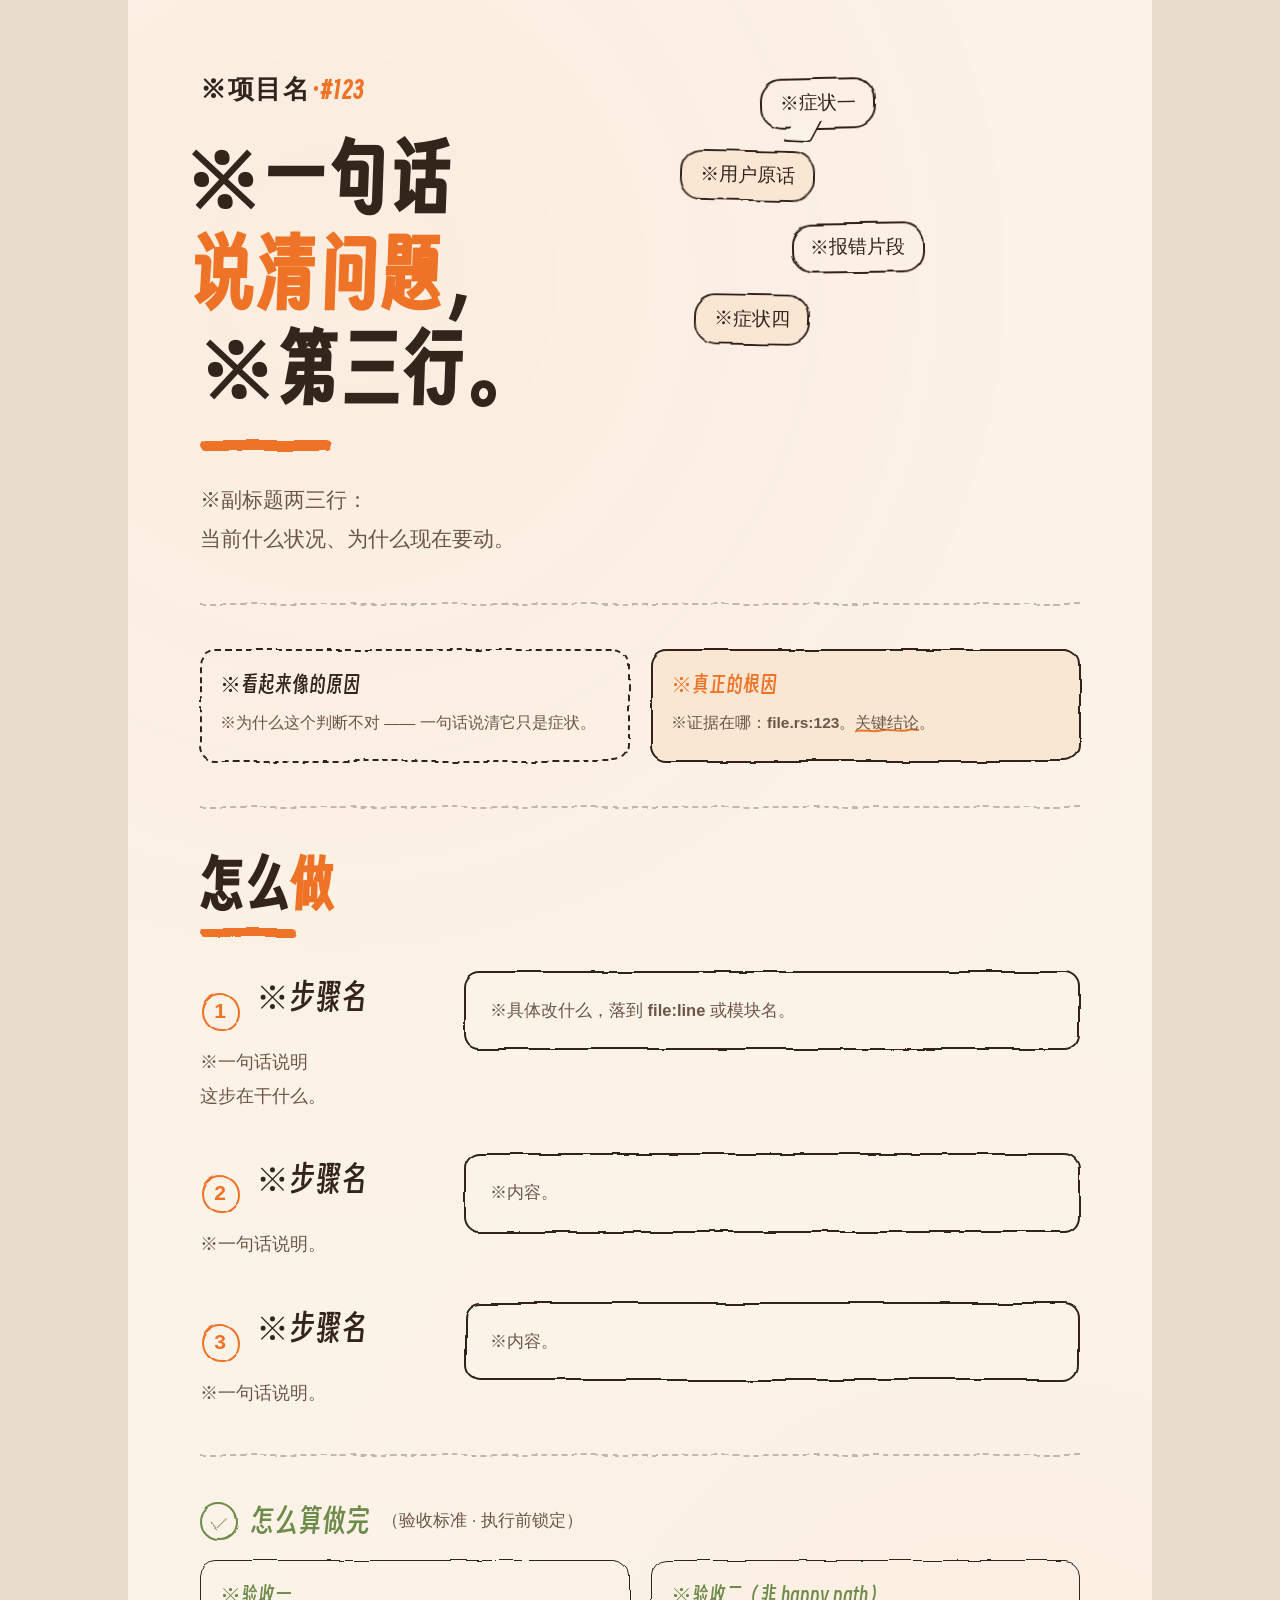
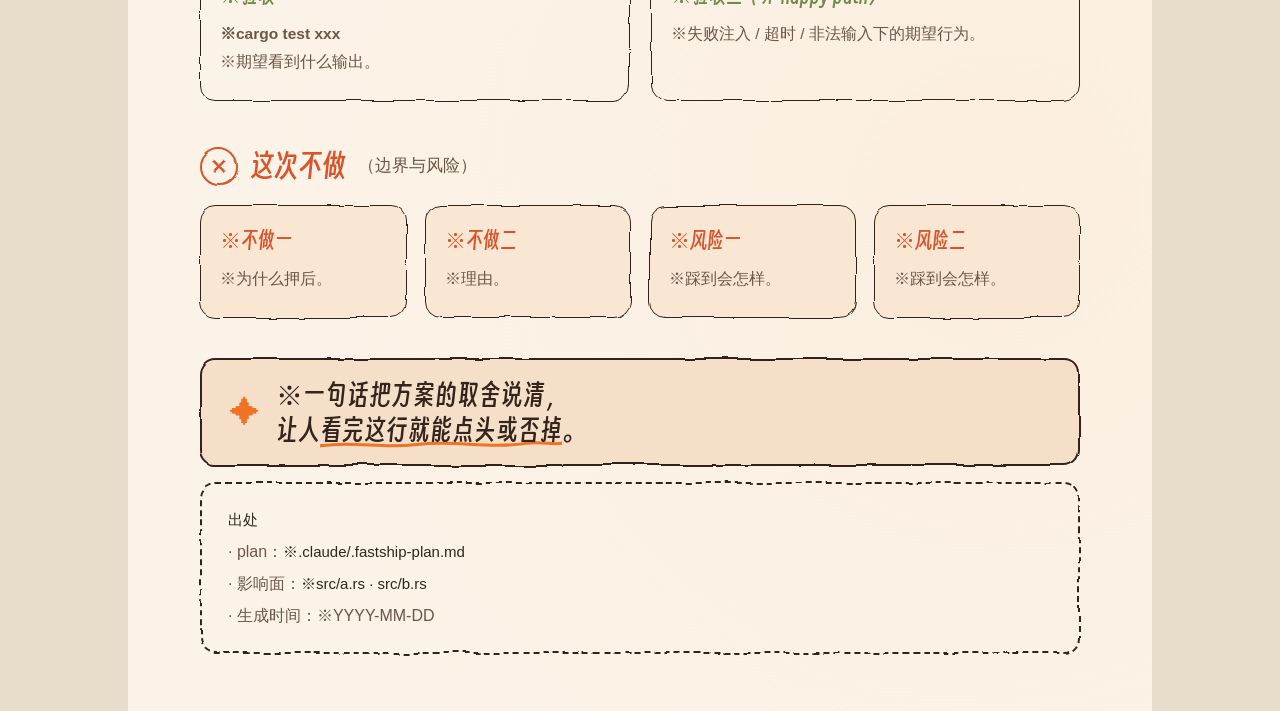
<file: skills/plan-poster/kit/skeleton.html>
<!doctype html>
<!-- ══════════════════════════════════════════════════════════════
     方案摘要图 · 骨架模板
     用法：整份复制 → 只改标 ※ 的文字 → python3 bundle.py <this>（原地变自包含单文件）
     🔴 不要改 filter 定义、不要改 class 名、不要加新颜色
     ══════════════════════════════════════════════════════════════ -->
<html lang="zh-CN">
<head>
<meta charset="utf-8">
<title>※需求名 · 方案摘要</title>
<link rel="stylesheet" href="./dayflow.css">
</head>
<body>

<!-- 抖动滤镜定义 —— 原样保留，勿改 -->
<svg class="defs">
  <filter id="wob-1" x="-10%" y="-10%" width="120%" height="120%">
    <feTurbulence type="fractalNoise" baseFrequency="0.022" numOctaves="3" seed="7" result="n"/>
    <feDisplacementMap in="SourceGraphic" in2="n" scale="6" xChannelSelector="R" yChannelSelector="G"/>
  </filter>
  <filter id="wob-2" x="-10%" y="-10%" width="120%" height="120%">
    <feTurbulence type="fractalNoise" baseFrequency="0.030" numOctaves="3" seed="23" result="n"/>
    <feDisplacementMap in="SourceGraphic" in2="n" scale="5" xChannelSelector="R" yChannelSelector="G"/>
  </filter>
  <filter id="wob-3" x="-10%" y="-10%" width="120%" height="120%">
    <feTurbulence type="fractalNoise" baseFrequency="0.016" numOctaves="2" seed="41" result="n"/>
    <feDisplacementMap in="SourceGraphic" in2="n" scale="7" xChannelSelector="R" yChannelSelector="G"/>
  </filter>
</svg>

<div class="poster">

  <!-- ①  要解决什么 ─────────────────────────────────────────
       大标题写「问题」，不写方案名。读者 3 秒要知道疼在哪。 -->
  <div style="display:grid;grid-template-columns:1fr 400px;gap:20px;align-items:start;">
    <div>
      <div class="brand">※项目名<em>·#123</em></div>
      <h1 class="headline">
        ※一句话<br>
        <span class="hot">说清问题</span>，<br>
        ※第三行。
      </h1>
      <div class="rule"></div>
      <p class="subline">
        ※副标题两三行：<br>
        当前什么状况、为什么现在要动。
      </p>
    </div>
    <!-- 装饰气泡：放用户原话 / 报错 / 症状。4~6 条，别写方案 -->
    <div class="bubbles">
      <div class="bubble tail"    style="top:6px;  left:80px; transform:rotate(-1.2deg);"><span>※症状一</span></div>
      <div class="bubble warm b2" style="top:78px; left:0;    transform:rotate(1.4deg);"><span>※用户原话</span></div>
      <div class="bubble b3"      style="top:150px;left:110px;transform:rotate(-.8deg);"><span>※报错片段</span></div>
      <div class="bubble warm"    style="top:222px;left:14px; transform:rotate(1.1deg);"><span>※症状四</span></div>
    </div>
  </div>

  <div class="hr-dash"></div>

  <!-- ②  判断 ───────────────────────────────────────────────
       根因是什么 / 为什么选这个方案。有对照时用两栏，否则删掉右边一块。 -->
  <div class="grid-2">
    <div class="sketch dashed tile">
      <h4>※看起来像的原因</h4>
      <p>※为什么这个判断不对 —— 一句话说清它只是症状。</p>
    </div>
    <div class="sketch fill-warm tile">
      <h4 style="color:var(--accent)">※真正的根因</h4>
      <p>※证据在哪：<b>file.rs:123</b>。<span class="mark">关键结论</span>。</p>
    </div>
  </div>

  <div class="hr-dash"></div>

  <!-- ③  怎么做 ─────────────────────────────────────────────
       ≤5 步。每步左边一句话标题 + 一句说明，右边一块具体内容。 -->
  <h2 class="headline sm" style="margin-bottom:8px;">怎么<span class="hot">做</span></h2>
  <div class="rule" style="width:96px;height:9px;margin-bottom:34px;"></div>

  <div class="step">
    <div class="step-head">
      <span class="step-no"><span>1</span></span>
      <span class="step-title">※步骤名</span>
      <p class="step-desc">※一句话说明<br>这步在干什么。</p>
    </div>
    <div class="sketch fill-paper step-body">
      <p style="margin:0;font-size:16.5px;line-height:1.9;color:var(--ink-soft)">
        ※具体改什么，落到 <b>file:line</b> 或模块名。
      </p>
    </div>
  </div>

  <div class="step">
    <div class="step-head">
      <span class="step-no"><span>2</span></span>
      <span class="step-title">※步骤名</span>
      <p class="step-desc">※一句话说明。</p>
    </div>
    <div class="sketch fill-paper sk-2 step-body">
      <p style="margin:0;font-size:16.5px;line-height:1.9;color:var(--ink-soft)">※内容。</p>
    </div>
  </div>

  <div class="step" style="margin-bottom:26px;">
    <div class="step-head">
      <span class="step-no"><span>3</span></span>
      <span class="step-title">※步骤名</span>
      <p class="step-desc">※一句话说明。</p>
    </div>
    <div class="sketch fill-paper sk-3 step-body">
      <p style="margin:0;font-size:16.5px;line-height:1.9;color:var(--ink-soft)">※内容。</p>
    </div>
  </div>

  <div class="hr-dash"></div>

  <!-- ④  验收标准 ───────────────────────────────────────────
       🔴 必填，且必须是可执行命令 / 可观察行为。这是全图最该被看见的一块。 -->
  <div class="sec-label good"><span class="badge">✓</span> 怎么算做完 <small>（验收标准 · 执行前锁定）</small></div>
  <div class="grid-2">
    <div class="sketch hair tile good">
      <h4>※验收一</h4>
      <p><b>※cargo test xxx</b><br>※期望看到什么输出。</p>
    </div>
    <div class="sketch hair sk-2 tile good">
      <h4>※验收二（非 happy path）</h4>
      <p>※失败注入 / 超时 / 非法输入下的期望行为。</p>
    </div>
  </div>

  <!-- ⑤  边界 ───────────────────────────────────────────────
       这次不做什么 + 已知风险。ADHD 读者最容易漏的就是这块，务必留。 -->
  <div class="sec-label bad"><span class="badge">✕</span> 这次不做 <small>（边界与风险）</small></div>
  <div class="grid-4">
    <div class="sketch hair fill-warm tile bad"><h4>※不做一</h4><p>※为什么押后。</p></div>
    <div class="sketch hair fill-warm sk-2 tile bad"><h4>※不做二</h4><p>※理由。</p></div>
    <div class="sketch hair fill-warm sk-3 tile bad"><h4>※风险一</h4><p>※踩到会怎样。</p></div>
    <div class="sketch hair fill-warm tile bad"><h4>※风险二</h4><p>※踩到会怎样。</p></div>
  </div>

  <!-- ⑥  一句话总结 ─────────────────────────────────────────── -->
  <div class="sketch fill-sink callout" style="margin-top:40px;">
    <span class="glyph">✦</span>
    <span>※一句话把方案的取舍说清，<br>让人<span class="mark">看完这行就能点头或否掉</span>。</span>
  </div>

  <!-- ⑦  出处（可选但建议保留：让图能追回原始 plan） -->
  <div class="sketch dashed note" style="margin-top:16px;">
    <b>出处</b><br>
    · plan：<b>※.claude/.fastship-plan.md</b><br>
    · 影响面：<b>※src/a.rs · src/b.rs</b><br>
    · 生成时间：※YYYY-MM-DD
  </div>

</div>
</body>
</html>
</file>
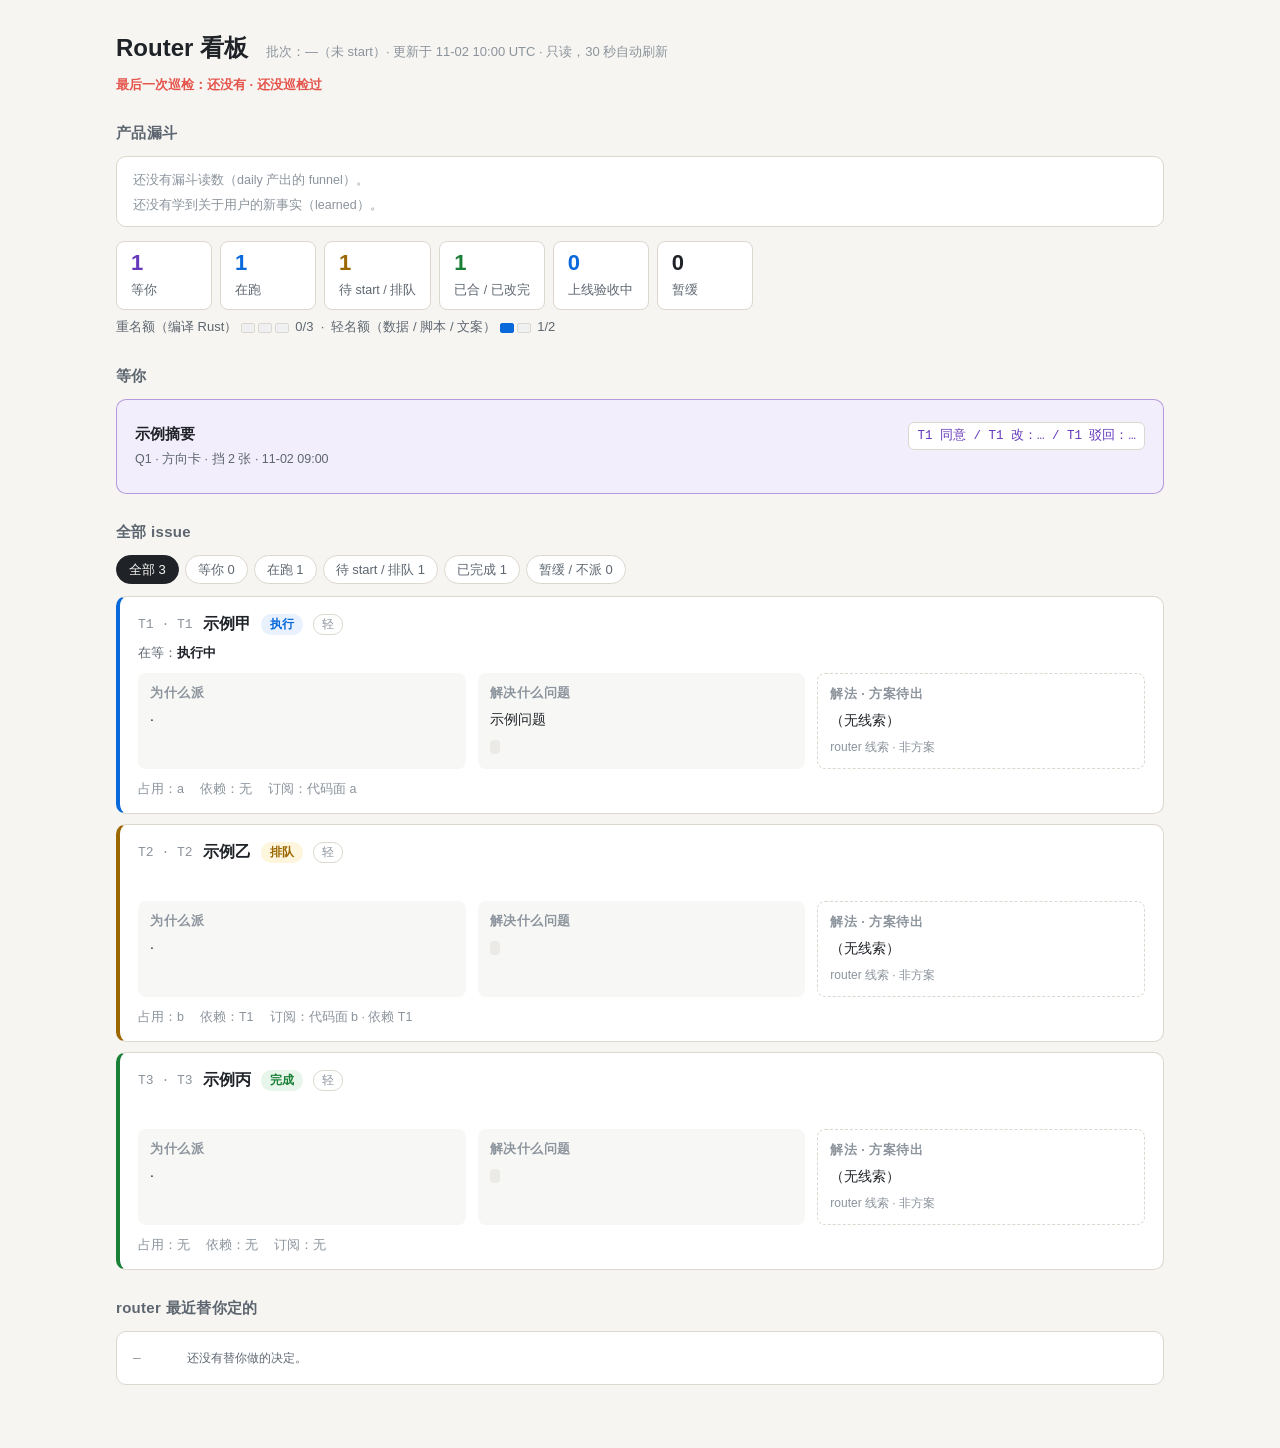
<file: tests/router/fixtures/board_legacy_expected.html>
<!doctype html>
<html lang="zh-CN">
<head>
<meta charset="utf-8">
<meta name="viewport" content="width=device-width, initial-scale=1">
<meta http-equiv="refresh" content="30">
<title>Router 看板</title>
<style>
:root{
  --bg:#f6f5f1; --card:#fff; --ink:#1f2328; --soft:#5d6670; --faint:#8b939c; --line:#dcd8cf;
  --you:#6639ba; --you-bg:#f3eefc; --run:#0969da; --run-bg:#e8f1fd; --q:#9a6700; --q-bg:#fdf5dc;
  --ok:#1a7f37; --ok-bg:#e8f5eb; --off:#6e7781; --off-bg:#eef0f2; --accent:#c2410c;
  --mono:"SF Mono",Menlo,Consolas,monospace;
}
@media (prefers-color-scheme: dark){
  :root:not([data-theme="light"]){
    --bg:#15171b; --card:#1d2026; --ink:#e6e6e6; --soft:#a3abb4; --faint:#7d858e; --line:#323840;
    --you:#b392f0; --you-bg:#241b36; --run:#58a6ff; --run-bg:#14243a; --q:#d4a72c; --q-bg:#2c2510;
    --ok:#4ac26b; --ok-bg:#142619; --off:#8b949e; --off-bg:#22262c; --accent:#fb923c;
  }
}
:root[data-theme="dark"]{
  --bg:#15171b; --card:#1d2026; --ink:#e6e6e6; --soft:#a3abb4; --faint:#7d858e; --line:#323840;
  --you:#b392f0; --you-bg:#241b36; --run:#58a6ff; --run-bg:#14243a; --q:#d4a72c; --q-bg:#2c2510;
  --ok:#4ac26b; --ok-bg:#142619; --off:#8b949e; --off-bg:#22262c; --accent:#fb923c;
}
*{box-sizing:border-box}
body{margin:0;background:var(--bg);color:var(--ink);
  font:15px/1.65 -apple-system,"PingFang SC","Hiragino Sans GB","Microsoft YaHei",sans-serif}
main{max-width:1080px;margin:0 auto;padding:28px 16px 64px}
.mock{background:var(--q-bg);color:var(--q);border:1px dashed var(--q);border-radius:6px;
  padding:6px 12px;font-size:13px;margin-bottom:16px}
header{display:flex;flex-wrap:wrap;align-items:baseline;gap:8px 18px;margin-bottom:6px}
h1{font-size:24px;margin:0}
.meta{color:var(--faint);font-size:13px}
.stats{display:flex;flex-wrap:wrap;gap:8px;margin:14px 0 6px}
.stat{background:var(--card);border:1px solid var(--line);border-radius:8px;padding:8px 14px;min-width:96px}
.stat b{display:block;font-size:22px;line-height:1.2;font-variant-numeric:tabular-nums}
.stat span{font-size:12.5px;color:var(--soft)}
.stat.you b{color:var(--you)} .stat.run b{color:var(--run)} .stat.q b{color:var(--q)} .stat.ok b{color:var(--ok)}
.slots{font-size:13px;color:var(--soft);margin:4px 0 18px}
.slots .bar{display:inline-flex;gap:3px;vertical-align:middle;margin:0 6px 0 4px}
.slots .bar i{width:14px;height:10px;border-radius:2px;background:var(--off-bg);border:1px solid var(--line)}
.slots .bar i.on{background:var(--run);border-color:var(--run)}
h2{font-size:15px;color:var(--soft);font-weight:600;margin:26px 0 10px;letter-spacing:.02em}
.decide{background:var(--you-bg);border:1px solid color-mix(in srgb,var(--you) 45%,transparent);
  border-radius:10px;padding:14px 18px}
.decide .row{display:flex;gap:12px;align-items:flex-start;padding:8px 0}
.decide .row+.row{border-top:1px solid color-mix(in srgb,var(--you) 25%,transparent)}
.decide .what{flex:1}
.decide .what b{display:block}
.decide .what small{color:var(--soft)}
.say{font-family:var(--mono);font-size:12.5px;background:var(--card);border:1px solid var(--line);
  border-radius:6px;padding:3px 8px;white-space:nowrap;color:var(--you)}
.tabs{display:flex;flex-wrap:wrap;gap:6px;margin:6px 0 12px}
.tabs button{font:inherit;font-size:13px;background:var(--card);color:var(--soft);border:1px solid var(--line);
  border-radius:16px;padding:3px 12px;cursor:pointer}
.tabs button[aria-pressed="true"]{background:var(--ink);color:var(--bg);border-color:var(--ink)}
.issue{background:var(--card);border:1px solid var(--line);border-left:4px solid var(--line);
  border-radius:10px;padding:14px 18px;margin:10px 0}
.issue[data-g="you"]{border-left-color:var(--you)}
.issue[data-g="run"]{border-left-color:var(--run)}
.issue[data-g="q"]{border-left-color:var(--q)}
.issue[data-g="ok"]{border-left-color:var(--ok)}
.issue[data-g="off"]{border-left-color:var(--off)}
.ih{display:flex;flex-wrap:wrap;align-items:center;gap:6px 10px}
.ih .no{font-family:var(--mono);font-size:13px;color:var(--faint)}
.ih .t{font-weight:700;font-size:16px}
.pill{font-size:12px;font-weight:600;padding:1px 9px;border-radius:10px;white-space:nowrap}
.p-you{background:var(--you-bg);color:var(--you)} .p-run{background:var(--run-bg);color:var(--run)}
.p-q{background:var(--q-bg);color:var(--q)} .p-ok{background:var(--ok-bg);color:var(--ok)}
.p-off{background:var(--off-bg);color:var(--off)}
.tagw{font-size:12px;color:var(--faint);border:1px solid var(--line);border-radius:10px;padding:0 8px}
.wait{font-size:13px;color:var(--soft);margin:4px 0 10px}
.wait b{color:var(--ink);font-weight:600}
.three{display:grid;grid-template-columns:repeat(3,1fr);gap:12px}
@media (max-width:820px){.three{grid-template-columns:1fr}}
.cell{background:color-mix(in srgb,var(--line) 22%,transparent);border-radius:8px;padding:10px 12px}
.cell h4{margin:0 0 4px;font-size:12.5px;color:var(--faint);font-weight:600;letter-spacing:.04em}
.cell p{margin:0;font-size:14px}
.cell .src{display:block;margin-top:6px;font-size:12px;color:var(--faint)}
.cell.sol.pending{border:1px dashed var(--line);background:transparent}
.foot{display:flex;flex-wrap:wrap;gap:4px 16px;margin-top:10px;font-size:12.5px;color:var(--faint)}
.foot code,code{font-family:var(--mono);font-size:12px;background:color-mix(in srgb,var(--line) 40%,transparent);
  padding:0 5px;border-radius:4px;word-break:break-all}
.log{background:var(--card);border:1px solid var(--line);border-radius:10px;padding:6px 16px}
.log .row{display:grid;grid-template-columns:44px 1fr auto;gap:10px;padding:8px 0;font-size:14px;align-items:baseline}
.log .row+.row{border-top:1px solid var(--line)}
.log .id{font-family:var(--mono);color:var(--faint);font-size:12.5px}
.log small{color:var(--soft)}
.hidden{display:none}
.tl{margin:8px 0 0;padding:0;list-style:none;font-size:12.5px;color:var(--soft)}
.tl li{padding:1px 0}
.tl .ts{font-family:var(--mono);color:var(--faint);margin-right:6px}
.p-review{background:var(--q-bg);color:var(--accent)}
.revoked{text-decoration:line-through;color:var(--faint)}
.patrol{font-size:13px;color:var(--soft);margin:2px 0 0}
.patrol-stale{color:#e5534b;font-weight:700}
.funnel{background:var(--card);border:1px solid var(--line);border-radius:10px;padding:10px 16px}
.funnel table{width:100%;border-collapse:collapse;font-size:14px;font-variant-numeric:tabular-nums}
.funnel th,.funnel td{text-align:left;padding:4px 8px 4px 0}
.funnel th{color:var(--faint);font-weight:600;font-size:12.5px}
.funnel td+td,.funnel th+th{text-align:right}
.funnel tr+tr td{border-top:1px solid var(--line)}
.funnel .learned{margin:8px 0 0;padding-left:18px;font-size:13.5px;color:var(--soft)}
.funnel small{color:var(--faint)}
</style>
</head>
<body>
<main>
<header>
  <h1>Router 看板</h1>
  <span class="meta">批次：—（未 start）· 更新于 11-02 10:00 UTC · 只读，30 秒自动刷新</span>
</header>
<div class="patrol patrol-stale" data-patrol-at="">最后一次巡检：还没有<span class="age"> · 还没巡检过</span></div>
<h2>产品漏斗</h2>
<div class="funnel"><div><small>还没有漏斗读数（daily 产出的 funnel）。</small></div><div><small>还没有学到关于用户的新事实（learned）。</small></div></div>
<div class="stats">
  <div class="stat you"><b>1</b><span>等你</span></div>
  <div class="stat run"><b>1</b><span>在跑</span></div>
  <div class="stat q"><b>1</b><span>待 start / 排队</span></div>
  <div class="stat ok"><b>1</b><span>已合 / 已改完</span></div>
  <div class="stat run"><b>0</b><span>上线验收中</span></div>
  <div class="stat"><b>0</b><span>暂缓</span></div>
</div>
<div class="slots">
  重名额（编译 Rust）<span class="bar"><i></i><i></i><i></i></span>0/3
  &nbsp;·&nbsp; 轻名额（数据 / 脚本 / 文案）<span class="bar"><i class="on"></i><i></i></span>1/2
</div>
<h2>等你</h2>
<div class="decide"><div class="row"><div class="what"><b>示例摘要</b><small>Q1 · 方向卡 · 挡 2 张 · 11-02 09:00</small></div><span class="say">T1 同意 / T1 改：… / T1 驳回：…</span></div></div>
<h2>全部 issue</h2>
<div class="tabs" role="group" aria-label="筛选"><button aria-pressed="true" data-f="all">全部 3</button><button aria-pressed="false" data-f="you">等你 0</button><button aria-pressed="false" data-f="run">在跑 1</button><button aria-pressed="false" data-f="q">待 start / 排队 1</button><button aria-pressed="false" data-f="ok">已完成 1</button><button aria-pressed="false" data-f="off">暂缓 / 不派 0</button></div>
<div id="list">
<div class="issue" data-g="run">
  <div class="ih"><span class="no">T1 · T1</span><span class="t">示例甲</span>
    <span class="pill p-run">执行</span><span class="tagw">轻</span></div>
  <div class="wait">在等：<b>执行中</b></div>
  <div class="three">
    <div class="cell"><h4>为什么派</h4><p> · </p><span class="src"></span></div>
    <div class="cell"><h4>解决什么问题</h4><p>示例问题</p><span class="src"><code></code></span></div>
    <div class="cell sol pending"><h4>解法 · 方案待出</h4><p>（无线索）</p><span class="src">router 线索 · 非方案</span></div>
  </div>
  <div class="foot"><span>占用：a</span><span>依赖：无</span><span>订阅：代码面 a</span></div>
  
</div><div class="issue" data-g="q">
  <div class="ih"><span class="no">T2 · T2</span><span class="t">示例乙</span>
    <span class="pill p-q">排队</span><span class="tagw">轻</span></div>
  <div class="wait">&nbsp;</div>
  <div class="three">
    <div class="cell"><h4>为什么派</h4><p> · </p><span class="src"></span></div>
    <div class="cell"><h4>解决什么问题</h4><p></p><span class="src"><code></code></span></div>
    <div class="cell sol pending"><h4>解法 · 方案待出</h4><p>（无线索）</p><span class="src">router 线索 · 非方案</span></div>
  </div>
  <div class="foot"><span>占用：b</span><span>依赖：T1</span><span>订阅：代码面 b · 依赖 T1</span></div>
  
</div><div class="issue" data-g="ok">
  <div class="ih"><span class="no">T3 · T3</span><span class="t">示例丙</span>
    <span class="pill p-ok">完成</span><span class="tagw">轻</span></div>
  <div class="wait">&nbsp;</div>
  <div class="three">
    <div class="cell"><h4>为什么派</h4><p> · </p><span class="src"></span></div>
    <div class="cell"><h4>解决什么问题</h4><p></p><span class="src"><code></code></span></div>
    <div class="cell sol pending"><h4>解法 · 方案待出</h4><p>（无线索）</p><span class="src">router 线索 · 非方案</span></div>
  </div>
  <div class="foot"><span>占用：无</span><span>依赖：无</span><span>订阅：无</span></div>
  
</div>
</div>
<h2>router 最近替你定的</h2>
<div class="log"><div class="row"><span class="id">—</span><span><small>还没有替你做的决定。</small></span><span></span></div></div>
</main>
<script>
(function(){
  var hb=document.querySelector('.patrol');
  if(hb){var at=Date.parse(hb.getAttribute('data-patrol-at')||'');
    if(!(at>0)||Date.now()-at>180000){hb.classList.add('patrol-stale');
      var m=at>0?Math.round((Date.now()-at)/60000):null;
      hb.querySelector('.age').textContent=m===null?' · 还没巡检过':' · 已 '+m+' 分钟没巡检：router.py daemon status';}}
  var btns=document.querySelectorAll('.tabs button');
  var items=document.querySelectorAll('#list .issue');
  btns.forEach(function(b){
    b.addEventListener('click',function(){
      var f=b.getAttribute('data-f');
      btns.forEach(function(x){x.setAttribute('aria-pressed',x===b?'true':'false')});
      items.forEach(function(it){
        var g=it.getAttribute('data-g');
        it.classList.toggle('hidden', !(f==='all'||f===g));
      });
    });
  });
})();
</script>
</body>
</html>
</file>
<file: skills/plan-poster/kit/dayflow.css>
/* ============================================================
   DAYFLOW-STYLE POSTER KIT
   手绘感中文说明长图 · 可复用样式表
   ------------------------------------------------------------
   四个技术点：
   1. 抖动边框  —— feTurbulence + feDisplacementMap 只作用在 ::before
                    伪元素上，文字保持锐利（关键）
   2. 双墨色纪律 —— 全图只有「深棕墨」+「橙重音」两种笔，米底打底
   3. 特色标题字 —— 得意黑 Smiley Sans（本地 woff2），正文走系统 PingFang
   4. 手绘装饰   —— 波浪下划线 / 折线图 / 涂鸦图标全部是内联 SVG
   ============================================================ */

@font-face {
  font-family: 'Smiley Sans';
  src: url('./fonts/SmileySans-Oblique.ttf.woff2') format('woff2');
  font-weight: 400;
  font-display: block;
}

:root {
  /* ── 纸与墨 ───────────────────────────────── */
  --paper:        #FCF3E8;   /* 暖米底 */
  --paper-warm:   #F9E7D4;   /* 高亮块底 */
  --paper-sink:   #F5DFC8;   /* 更深一档，用于强调条 */
  --ink:          #33241C;   /* 主墨（深棕黑，不是纯黑）*/
  --ink-soft:     #6B5648;   /* 次级文字 */
  --accent:       #EF7326;   /* 橙重音 —— 全图唯一亮色 */
  --accent-deep:  #D9542B;   /* 否定/警示 */
  --leaf:         #6E8B4A;   /* 肯定/推荐 */

  /* ── 尺度 ─────────────────────────────────── */
  --page-w:       1024px;
  --pad:          72px;
  --stroke:       2px;
  --radius:       16px;

  --font-display: 'Smiley Sans', 'PingFang SC', sans-serif;
  --font-body:    'PingFang SC', 'Hiragino Sans GB', sans-serif;
  --font-latin:   'Poppins', 'Avenir Next', sans-serif;
}

/* ============================================================
   页面骨架
   ============================================================ */

body {
  margin: 0;
  background: #E8DCCB;
  font-family: var(--font-body);
  color: var(--ink);
  -webkit-font-smoothing: antialiased;
}

.poster {
  width: var(--page-w);
  margin: 0 auto;
  padding: var(--pad) var(--pad) calc(var(--pad) * 0.8);
  box-sizing: border-box;
  background: var(--paper);
  /* 纸纹：极淡的噪点，让大面积米底不死板 */
  background-image:
    radial-gradient(circle at 20% 12%, rgba(239,115,38,.045), transparent 45%),
    radial-gradient(circle at 85% 78%, rgba(239,115,38,.035), transparent 40%);
  position: relative;
  z-index: 0;              /* 兜住 .sketch::before 的 z-index:-1 */
  overflow: hidden;
}

/* 藏起 SVG filter 定义容器 */
.defs { position: absolute; width: 0; height: 0; overflow: hidden; }

/* ============================================================
   1 · 抖动手绘边框（核心 trick）
   ------------------------------------------------------------
   边框画在 ::before 上、只给 ::before 上 filter。
   若把 filter 加在元素本身，里面的中文会跟着一起抖 → 糊。
   .sk-1 / .sk-2 / .sk-3 只是换 seed，避免所有框抖成同一个样子。
   ============================================================ */

.sketch { position: relative; z-index: 0; }
/* 🔴 z-index:-1 而不是 0：::before 是绝对定位盒，同层时会盖住普通文本节点
   （只有元素子节点能靠 position:relative 抬起来，裸文本抬不了）。
   沉到 -1 靠 .poster 的 stacking context 兜住，不会穿到纸底之下。 */
.sketch::before {
  content: '';
  position: absolute;
  inset: 0;
  border: var(--stroke) solid var(--ink);
  border-radius: var(--radius);
  filter: url(#wob-1);
  pointer-events: none;
  z-index: -1;
}
.sketch.sk-2::before { filter: url(#wob-2); }
.sketch.sk-3::before { filter: url(#wob-3); }

/* 填色变体：底色也画在 ::before 上，跟着一起抖 */
.sketch.fill-warm::before  { background: var(--paper-warm); }
.sketch.fill-sink::before  { background: var(--paper-sink); }
.sketch.fill-paper::before { background: var(--paper); }

/* 细线变体 / 虚线变体 */
.sketch.hair::before   { border-width: 1.5px; }
.sketch.dashed::before { border-style: dashed; border-width: 2px; }

/* 无框、只有抖动底色 */
.sketch.bare::before { border-color: transparent; }

/* ============================================================
   2 · 品牌行 & 大标题
   ============================================================ */

.brand {
  font-family: var(--font-latin);
  font-weight: 600;
  font-size: 26px;
  letter-spacing: .06em;
  color: var(--ink);
  margin-bottom: 26px;
}
.brand em {
  font-family: var(--font-display);
  font-style: normal;
  color: var(--accent);
  font-size: 24px;
  margin-left: 2px;
}

.headline {
  font-family: var(--font-display);
  font-size: 78px;
  line-height: 1.22;
  letter-spacing: .01em;
  margin: 0 0 22px;
  /* 得意黑只有 Oblique 一款，回正一点让它更像海报手写标题 */
  transform: skewX(4deg);
  transform-origin: left bottom;
}
.headline .hot { color: var(--accent); }

.headline.sm { font-size: 56px; }

.subline {
  font-size: 21px;
  line-height: 1.85;
  color: var(--ink-soft);
  margin: 0;
}

/* 手绘波浪下划线：压在关键词下面 */
.mark {
  background-image: url("data:image/svg+xml,%3Csvg xmlns='http://www.w3.org/2000/svg' viewBox='0 0 100 8' preserveAspectRatio='none'%3E%3Cpath d='M0,5 C15,1.5 25,7 40,4 C55,1 70,7 85,3.2 C92,1.5 96,4.5 100,3' stroke='%23EF7326' stroke-width='2.2' fill='none' stroke-linecap='round'/%3E%3C/svg%3E");
  background-repeat: no-repeat;
  background-position: 0 100%;
  background-size: 100% .42em;
  padding-bottom: .18em;
}

/* 粗橙短横：标题下的那一笔 */
.rule {
  width: 132px; height: 11px;
  margin: 4px 0 30px;
  background: var(--accent);
  border-radius: 6px;
  filter: url(#wob-2);
}

/* ============================================================
   3 · 对话气泡群（右上角装饰）
   ============================================================ */

.bubbles {
  position: relative;
  min-height: 300px;
}
.bubble {
  display: inline-block;
  padding: 13px 20px;
  margin: 0;
  font-size: 19px;
  line-height: 1.3;
  color: var(--ink);
  position: absolute;
  white-space: nowrap;
}
.bubble::before {
  content: '';
  position: absolute; inset: 0;
  border: 2px solid var(--ink);
  border-radius: 22px;
  filter: url(#wob-1);
  z-index: 0;
}
.bubble.warm::before { background: var(--paper-warm); }
.bubble.b2::before   { filter: url(#wob-2); }
.bubble.b3::before   { filter: url(#wob-3); }
.bubble span { position: relative; z-index: 1; }

/* 气泡小尾巴 */
.bubble.tail::after {
  content: '';
  position: absolute;
  left: 28px; bottom: -13px;
  width: 26px; height: 20px;
  background: var(--paper);
  border-right: 2px solid var(--ink);
  border-bottom: 2px solid var(--ink);
  border-bottom-right-radius: 3px;
  transform: skewX(-26deg) rotate(4deg);
  filter: url(#wob-2);
  z-index: 1;
}
.bubble.warm.tail::after { background: var(--paper-warm); }

/* ============================================================
   4 · 编号步骤
   ============================================================ */

.step {
  display: grid;
  grid-template-columns: 236px 1fr;
  gap: 28px;
  margin-bottom: 40px;
  align-items: start;
}

.step-head { padding-top: 4px; }

.step-no {
  display: inline-flex;
  align-items: center; justify-content: center;
  width: 40px; height: 40px;
  font-family: var(--font-latin);
  font-weight: 600; font-size: 21px;
  color: var(--accent);
  position: relative;
  margin-right: 12px;
  vertical-align: -9px;
}
.step-no::before {
  content: '';
  position: absolute; inset: 0;
  border: 2.4px solid var(--accent);
  border-radius: 50%;
  filter: url(#wob-3);
}
.step-no span { position: relative; }

.step-title {
  font-family: var(--font-display);
  font-size: 33px;
  line-height: 1.35;
  display: inline;
}
.step-desc {
  margin: 14px 0 0;
  font-size: 17.5px;
  line-height: 1.95;
  color: var(--ink-soft);
}
.step-body { padding: 24px 26px; }

/* 行内英文术语 */
.tt {
  font-family: var(--font-latin);
  font-size: .93em;
  color: var(--accent);
  letter-spacing: .01em;
}
.tt.ink { color: var(--ink); }

/* ============================================================
   5 · 卡片栅格（适合 / 不适合 那种四联卡）
   ============================================================ */

.grid-4 { display: grid; grid-template-columns: repeat(4, 1fr); gap: 18px; }
.grid-2 { display: grid; grid-template-columns: repeat(2, 1fr); gap: 22px; }

.tile { padding: 22px 20px 24px; }
.tile h4 {
  margin: 0 0 10px;
  font-family: var(--font-display);
  font-size: 21px;
  font-weight: 400;
}
.tile p {
  margin: 0;
  font-size: 15.5px;
  line-height: 1.85;
  color: var(--ink-soft);
}
.tile .icon { font-size: 34px; line-height: 1; margin-bottom: 14px; display: block; }
.tile.good h4 { color: var(--leaf); }
.tile.bad  h4 { color: var(--accent-deep); }

/* 分栏标题 */
.sec-label {
  display: flex; align-items: center; gap: 12px;
  font-family: var(--font-display);
  font-size: 30px;
  margin: 46px 0 20px;
}
.sec-label .badge {
  display: inline-flex; align-items: center; justify-content: center;
  width: 34px; height: 34px; border-radius: 50%;
  border: 2.4px solid currentColor;
  font-size: 19px;
  filter: url(#wob-1);
}
.sec-label.good { color: var(--leaf); }
.sec-label.bad  { color: var(--accent-deep); }
.sec-label small {
  font-size: 17px; color: var(--ink-soft);
  font-family: var(--font-body);
}

/* ============================================================
   6 · 底部 callout 条
   ============================================================ */

.callout {
  display: flex; align-items: center; gap: 16px;
  padding: 20px 30px;
  margin-top: 18px;
  font-family: var(--font-display);
  font-size: 27px;
}
.callout .glyph { color: var(--accent); font-size: 30px; line-height: 1; }

.note {
  padding: 22px 28px;
  font-size: 16px;
  line-height: 2;
  color: var(--ink-soft);
}
.note b {
  color: var(--ink);
  font-weight: 400;
  font-family: var(--font-latin);
  font-size: 15px;
}

/* ============================================================
   7 · 手绘图表容器
   ============================================================ */

.chart { padding: 30px 28px 22px; }
.chart svg { display: block; width: 100%; height: auto; }
.chart-cap {
  margin: 10px 0 0;
  font-size: 15px; color: var(--ink-soft); text-align: center;
}

.hr-dash {
  height: 0; margin: 44px 0;
  border-top: 2px dashed rgba(51,36,28,.28);
  filter: url(#wob-2);
}
</file>
